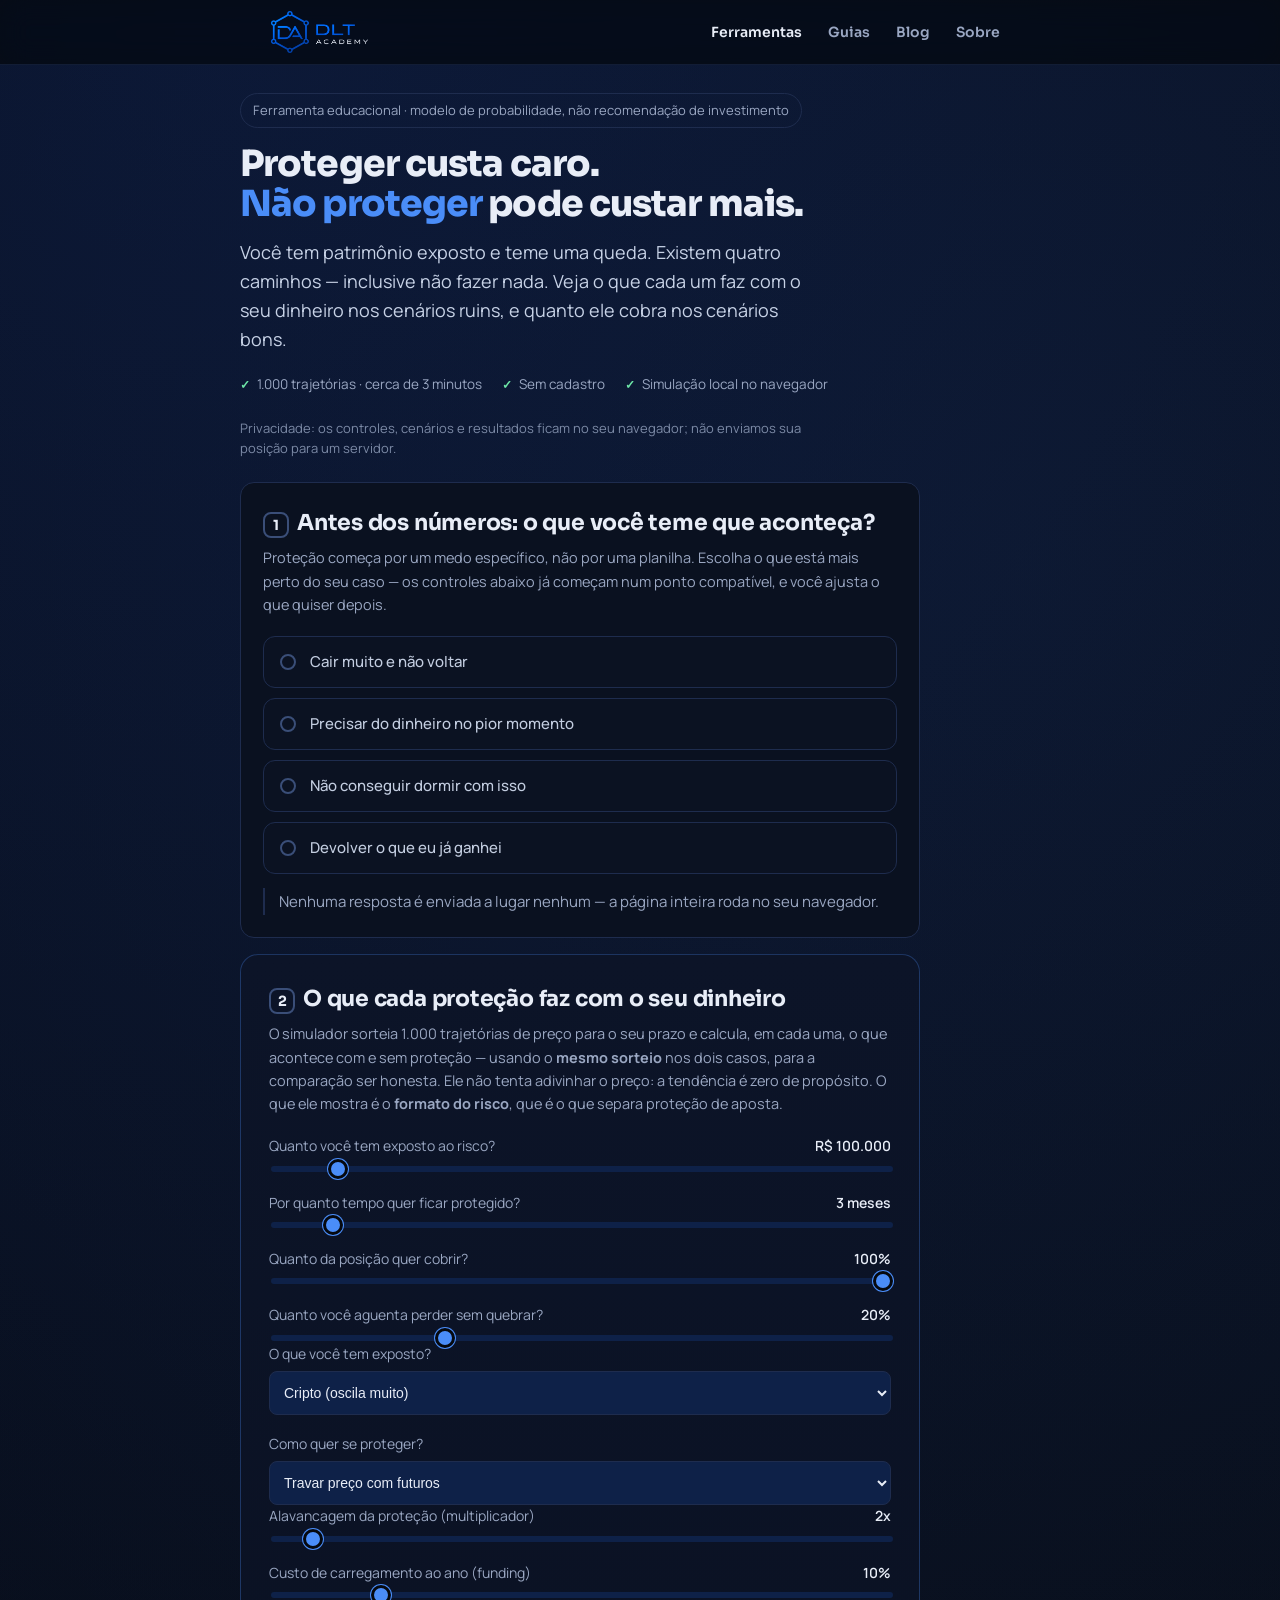
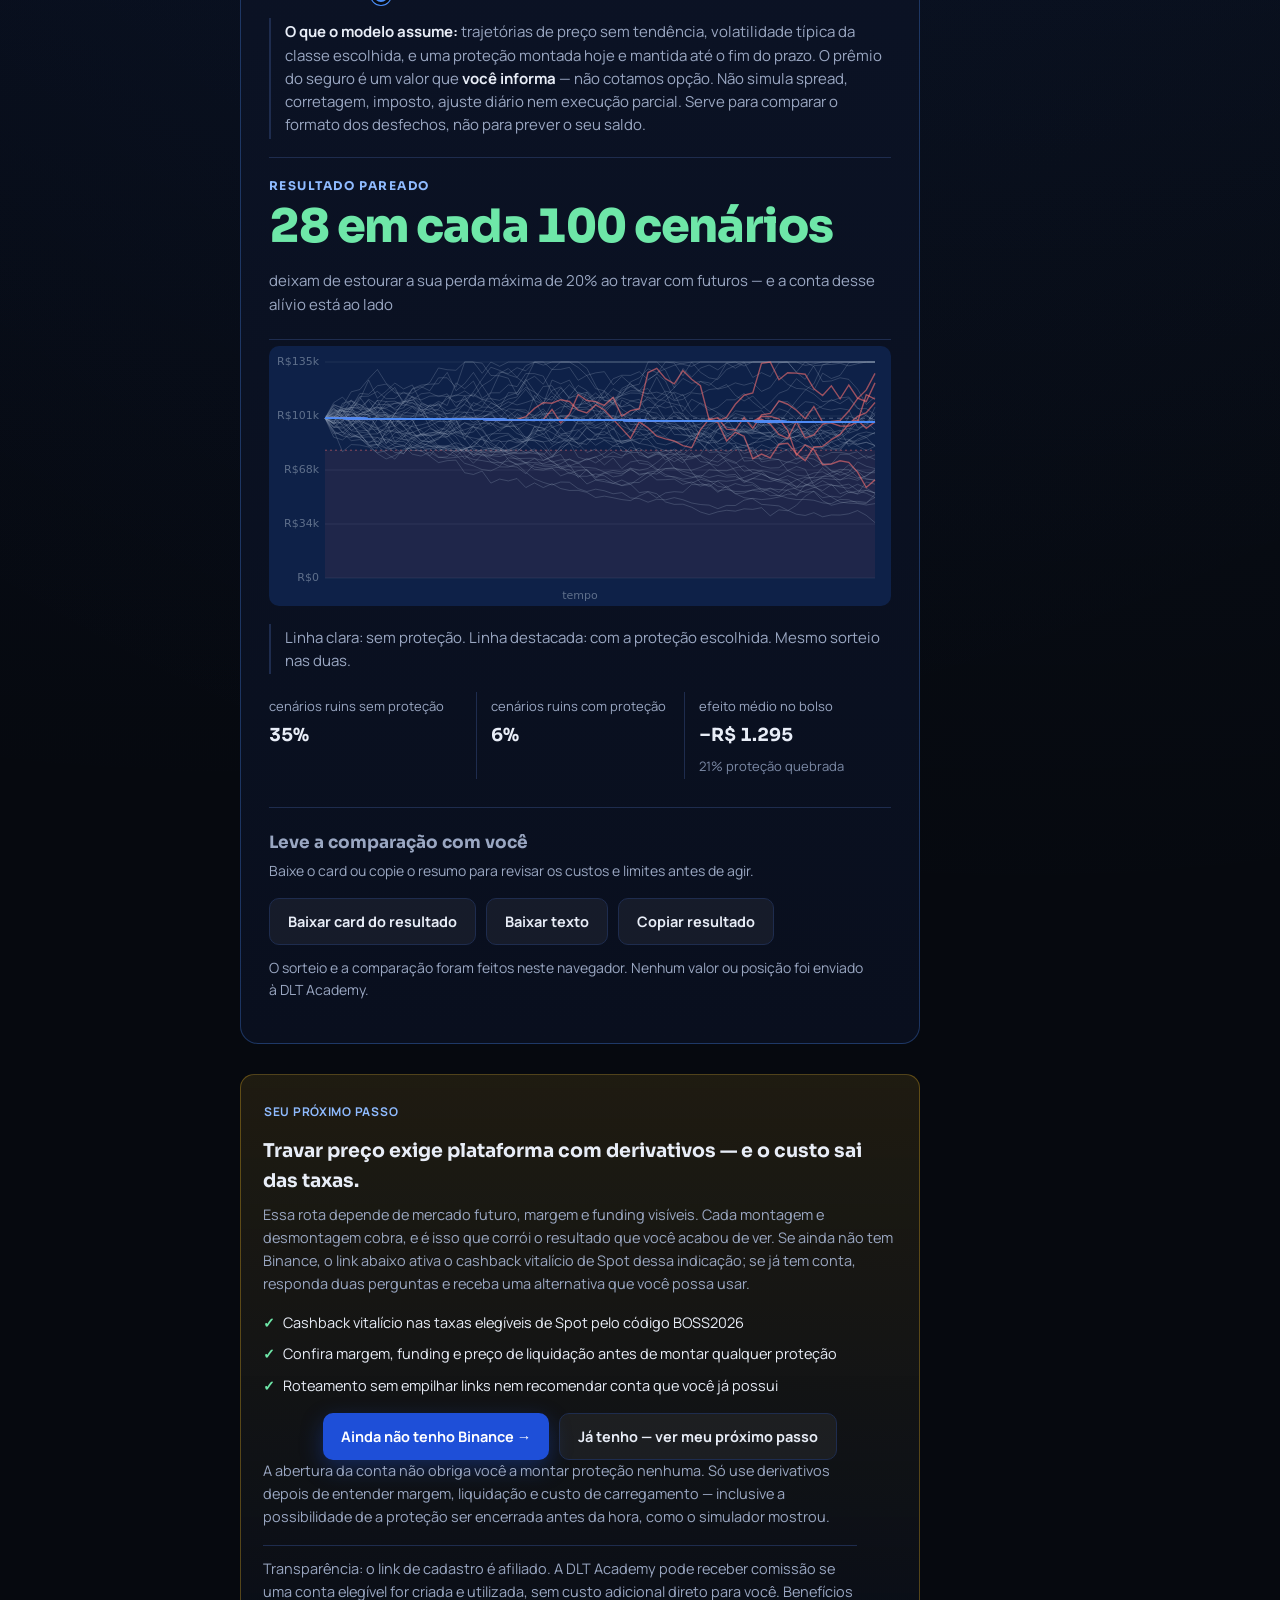
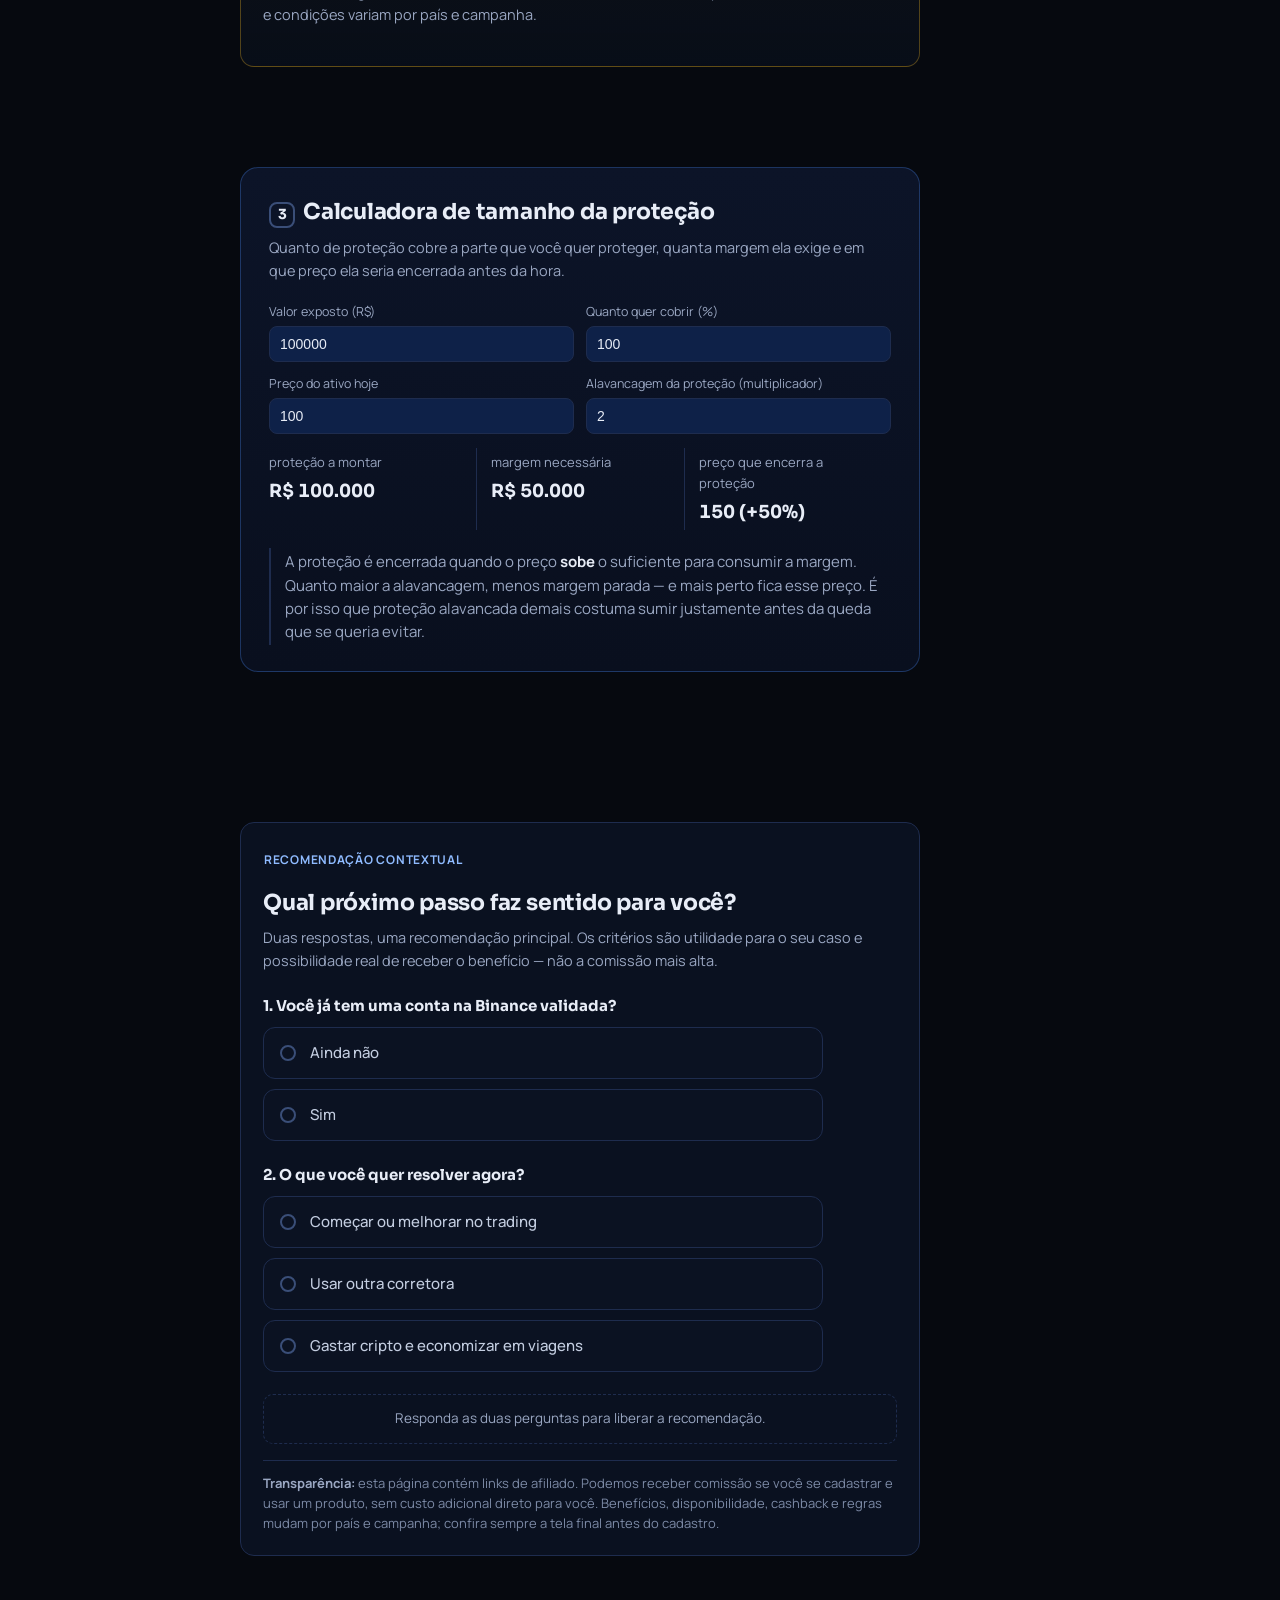
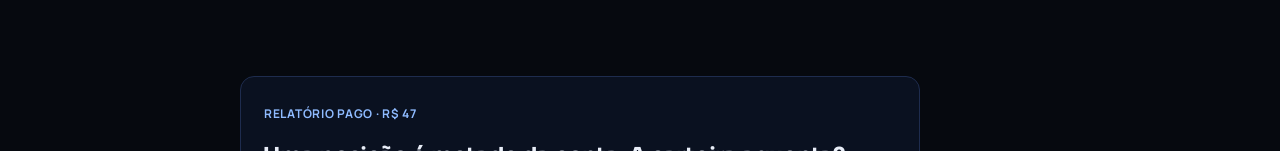
<file: index.html>
<!DOCTYPE html>
<html lang="pt-BR">
<head>
<meta charset="UTF-8">
<meta name="viewport" content="width=device-width, initial-scale=1.0">
<title>Sobrevive ou Quebra? Risco e Proteção de Posição — DLT</title>
<meta name="description" content="Compare não fazer nada, reduzir exposição, hedge com futuros e seguro nos mesmos 1.000 cenários de queda. Grátis e privado no navegador.">
<meta name="robots" content="index, follow">
<meta name="referrer" content="no-referrer">
<meta http-equiv="Content-Security-Policy" content="default-src 'self'; script-src 'self'; style-src 'self'; font-src 'self'; img-src 'self' data: blob:; connect-src 'self'; object-src 'none'; frame-src 'none'; worker-src 'none'; base-uri 'none'; form-action 'self'; upgrade-insecure-requests">
<link rel="canonical" href="https://sobrevive-ou-quebra.dlt.academy/">

<!-- Open Graph -->
<meta property="og:type" content="website">
<meta property="og:site_name" content="DLT Academy">
<meta property="og:title" content="Sobrevive ou Quebra? Risco e Proteção de Posição — DLT">
<meta property="og:description" content="Proteger custa caro; não proteger pode custar mais. Veja o que cada rota faz com o seu dinheiro nos cenários ruins — e quanto ela cobra nos bons.">
<meta property="og:url" content="https://sobrevive-ou-quebra.dlt.academy/">
<meta property="og:image" content="https://sobrevive-ou-quebra.dlt.academy/og-image.png">
<meta property="og:image:type" content="image/png">
<meta property="og:image:width" content="1200">
<meta property="og:image:height" content="630">
<meta property="og:image:alt" content="Sobrevive ou Quebra? — o que cada proteção faz com o seu dinheiro">
<meta property="og:locale" content="pt_BR">

<!-- Twitter/X -->
<meta name="twitter:card" content="summary_large_image">
<meta name="twitter:title" content="Vale a pena proteger sua posição? | Sobrevive ou Quebra?">
<meta name="twitter:description" content="Proteger custa caro; não proteger pode custar mais. Compare as quatro rotas nos mesmos 1.000 cenários.">
<meta name="twitter:image" content="https://sobrevive-ou-quebra.dlt.academy/og-image.png">
<meta name="twitter:image:alt" content="Sobrevive ou Quebra? — o que cada proteção faz com o seu dinheiro">

<meta name="theme-color" content="#06090F">
<link rel="icon" type="image/png" href="assets/dlt-mark.png">
<link rel="stylesheet" href="styles.css?v=2026-11-23b">
<link rel="stylesheet" href="dlt-patterns.css?v=2026-11-23b">


<!-- Dados estruturados (JSON-LD é bloco de dados, não executa — ok com o CSP) -->
<script type="application/ld+json">
{
  "@context": "https://schema.org",
  "@type": "WebApplication",
  "name": "Sobrevive ou Quebra?",
  "description": "Simulador gratuito de proteção de patrimônio: compare não fazer nada, reduzir posição, travar com futuros e comprar seguro nos mesmos cenários de preço, direto no navegador.",
  "url": "https://sobrevive-ou-quebra.dlt.academy/",
  "applicationCategory": "FinanceApplication",
  "operatingSystem": "Web",
  "inLanguage": "pt-BR",
  "isAccessibleForFree": true,
  "image": "https://sobrevive-ou-quebra.dlt.academy/og-image.png",
  "featureList": [
    "Comparação de quatro rotas de proteção nos mesmos cenários",
    "Simulação Monte Carlo de trajetórias de preço",
    "Calculadora de tamanho e margem da proteção"
  ],
  "offers": { "@type": "Offer", "price": 0, "priceCurrency": "BRL" },
  "publisher": { "@type": "Organization", "name": "DLT Academy", "url": "https://dlt.academy/" }
}
</script>
</head>
<body>

<header class="top">
  <div class="wrap">
    <a class="brand" href="https://dlt.academy/"><img src="assets/dlt-logo-light.png" alt="DLT Academy"></a><nav class="header-nav" aria-label="Navegação principal"><a href="https://dlt.academy/ferramentas/" aria-current="true" rel="noopener noreferrer" referrerpolicy="no-referrer">Ferramentas</a><a href="https://dlt.academy/guias/" rel="noopener noreferrer" referrerpolicy="no-referrer">Guias</a><a href="https://dlt.academy/blog/" rel="noopener noreferrer" referrerpolicy="no-referrer">Blog</a><a href="https://dlt.academy/sobre/" rel="noopener noreferrer" referrerpolicy="no-referrer">Sobre</a></nav>
  </div>
</header>

<main id="top">
  <div class="wrap tool-shell">

    <!-- ============ HERO / PORTA 1 — SIMULADOR ============ -->
    <section class="hero tool-head">
      <span class="disclaimer-badge">Ferramenta educacional · modelo de probabilidade, não recomendação de investimento</span>
      <h1 id="headline">Proteger custa caro.<br><span class="highlight">Não proteger</span> pode custar mais.</h1>
      <p class="subtitle tool-promise" id="subheadline">Você tem patrimônio exposto e teme uma queda. Existem quatro caminhos — inclusive não fazer nada. Veja o que cada um faz com o seu dinheiro nos cenários ruins, e quanto ele cobra nos cenários bons.</p>
      <ul class="tool-facts" aria-label="Como funciona"><li>1.000 trajetórias · cerca de 3 minutos</li><li>Sem cadastro</li><li>Simulação local no navegador</li></ul>
      <p class="privacy-line">Privacidade: os controles, cenários e resultados ficam no seu navegador; não enviamos sua posição para um servidor.</p>

      <div class="card">
        <h2><span class="num">1</span>Antes dos números: o que você teme que aconteça?</h2>
        <p class="section-desc">Proteção começa por um medo específico, não por uma planilha. Escolha o que está mais perto do seu caso — os controles abaixo já começam num ponto compatível, e você ajusta o que quiser depois.</p>
        <div class="choice-list" id="medo-opcoes" role="group" aria-label="O que você teme que aconteça">
          <button type="button" class="choice-row" data-medo="cair" aria-pressed="false"><span class="choice-dot"></span><span>Cair muito e não voltar</span></button>
          <button type="button" class="choice-row" data-medo="precisar" aria-pressed="false"><span class="choice-dot"></span><span>Precisar do dinheiro no pior momento</span></button>
          <button type="button" class="choice-row" data-medo="dormir" aria-pressed="false"><span class="choice-dot"></span><span>Não conseguir dormir com isso</span></button>
          <button type="button" class="choice-row" data-medo="devolver" aria-pressed="false"><span class="choice-dot"></span><span>Devolver o que eu já ganhei</span></button>
        </div>
        <p class="model-note" id="medo-eco">Nenhuma resposta é enviada a lugar nenhum — a página inteira roda no seu navegador.</p>
      </div>

      <div class="card calc">
        <h2><span class="num">2</span>O que cada proteção faz com o seu dinheiro</h2>
        <p class="section-desc">O simulador sorteia 1.000 trajetórias de preço para o seu prazo e calcula, em cada uma, o que acontece com e sem proteção — usando o <strong>mesmo sorteio</strong> nos dois casos, para a comparação ser honesta. Ele não tenta adivinhar o preço: a tendência é zero de propósito. O que ele mostra é o <strong>formato do risco</strong>, que é o que separa proteção de aposta.</p>

        <div class="control-grid">
          <div class="control">
            <div class="control-label"><span>Quanto você tem exposto ao risco?</span><strong id="val-exposicao">R$ 100.000</strong></div>
            <input type="range" id="exposicao" min="5000" max="1000000" step="5000" value="100000">
          </div>
          <div class="control">
            <div class="control-label"><span>Por quanto tempo quer ficar protegido?</span><strong id="val-meses">3 meses</strong></div>
            <input type="range" id="meses" min="1" max="24" step="1" value="3">
          </div>
          <div class="control">
            <div class="control-label"><span>Quanto da posição quer cobrir?</span><strong id="val-cobertura">100%</strong></div>
            <input type="range" id="cobertura" min="0" max="100" step="5" value="100">
          </div>
          <div class="control">
            <div class="control-label"><span>Quanto você aguenta perder sem quebrar?</span><strong id="val-tolerancia">20%</strong></div>
            <input type="range" id="tolerancia" min="5" max="60" step="5" value="20">
          </div>
        </div>

        <div class="control-grid">
          <div class="control">
            <label class="control-label" for="ativo"><span>O que você tem exposto?</span></label>
            <select id="ativo">
              <option value="cripto" selected>Cripto (oscila muito)</option>
              <option value="acoes">Ações (oscila médio)</option>
              <option value="cambio">Moeda estrangeira (oscila pouco)</option>
            </select>
          </div>
          <div class="control">
            <label class="control-label" for="rota"><span>Como quer se proteger?</span></label>
            <select id="rota">
              <option value="nada">Não fazer nada</option>
              <option value="reduzir">Reduzir a posição agora</option>
              <option value="futuros" selected>Travar preço com futuros</option>
              <option value="seguro">Comprar seguro (opção de venda)</option>
            </select>
          </div>
        </div>

        <div class="control-grid" id="controles-futuros">
          <div class="control">
            <div class="control-label"><span>Alavancagem da proteção (multiplicador)</span><strong id="val-alav">2x</strong></div>
            <input type="range" id="alavancagem" min="1" max="20" step="0.5" value="2">
          </div>
          <div class="control">
            <div class="control-label"><span>Custo de carregamento ao ano (funding)</span><strong id="val-funding">10%</strong></div>
            <input type="range" id="funding" min="0" max="60" step="1" value="10">
          </div>
        </div>

        <div class="control-grid" id="controles-seguro" hidden>
          <div class="control">
            <div class="control-label"><span>Preço do seguro (prêmio, % do valor coberto)</span><strong id="val-premio">15%</strong></div>
            <input type="range" id="premio" min="0.5" max="40" step="0.5" value="15">
            <p class="model-note" id="nota-premio"></p>
          </div>
        </div>

        <p class="model-note"><strong>O que o modelo assume:</strong> trajetórias de preço sem tendência, volatilidade típica da classe escolhida, e uma proteção montada hoje e mantida até o fim do prazo. O prêmio do seguro é um valor que <strong>você informa</strong> — não cotamos opção. Não simula spread, corretagem, imposto, ajuste diário nem execução parcial. Serve para comparar o formato dos desfechos, não para prever o seu saldo.</p>

        <div class="result-hero result-banner" id="result-banner">
          <div class="result-top">
            <div>
              <div class="result-kicker">Resultado pareado</div>
              <div class="result-big big-stat tnum" id="result-big">—</div>
            </div>
            <div class="result-read stat-label" id="result-label">ajuste os controles para simular</div>
          </div>
        </div>

        <canvas id="equity-canvas" class="chart-canvas"></canvas>
        <p class="model-note" id="chart-legend">Linha clara: sem proteção. Linha destacada: com a proteção escolhida. Mesmo sorteio nas duas.</p>

        <div class="stat-row result-stats three-stat-grid">
          <div class="stat-box"><div class="label">cenários ruins sem proteção</div><div class="val tnum" id="stat-ruins-sem">—</div></div>
          <div class="stat-box"><div class="label">cenários ruins com proteção</div><div class="val tnum" id="stat-ruins-com">—</div></div>
          <div class="stat-box" id="box-liquidacao"><div class="label">efeito médio no bolso</div><div class="val tnum" id="stat-custo">—</div><span class="stat-support"><span id="stat-liquidacao">—</span> proteção quebrada</span></div>
        </div>

        <div class="result-actions">
          <p class="result-actions-title">Leve a comparação com você</p>
          <p>Baixe o card ou copie o resumo para revisar os custos e limites antes de agir.</p>
          <div class="result-actions-row">
            <button class="btn btn-secondary" id="btn-download-sim-card">Baixar card do resultado</button>
            <button class="btn btn-secondary" id="btn-download-sim-text" type="button">Baixar texto</button>
            <button class="btn btn-secondary" type="button" data-copy-result="#result-banner">Copiar resultado</button>
          </div>
          <p class="privacy-line">O sorteio e a comparação foram feitos neste navegador. Nenhum valor ou posição foi enviado à DLT Academy.</p>
        </div>
      </div>

      <div class="card convert-block cta-verdict" id="convert-sim" data-tone="warn">
        <span class="tag s2" id="convert-tag">Seu próximo passo</span>
        <div class="convert-headline" id="convert-headline">Proteção também tem custo de execução — e ele sai das taxas.</div>
        <div class="convert-sub" id="convert-sub">Montar e desmontar proteção passa por uma corretora, e cada operação cobra.</div>
        <ul class="offer-list" id="convert-list"></ul>
        <div class="btn-row" id="convert-botoes">
          <a class="btn btn-primary" id="cta-ref-sim" href="https://www.binance.com/register?ref=BOSS2026" target="_blank" rel="sponsored nofollow noopener noreferrer" referrerpolicy="no-referrer">Ainda não tenho Binance →</a>
          <a class="btn btn-secondary js-open-router" href="#proximo-passo">Já tenho — ver meu próximo passo</a>
        </div>
        <p class="fine-print" id="convert-fine">A abertura da conta não obriga você a montar proteção nenhuma. Verifique o benefício exibido no cadastro e só use derivativos depois de entender margem, liquidação e custo de carregamento — inclusive a possibilidade de a proteção ser encerrada antes da hora.</p>
        <p class="affiliate-disclosure" id="convert-disclosure">Transparência: o link de cadastro é afiliado. A DLT Academy pode receber comissão se uma conta elegível for criada e utilizada, sem custo adicional direto para você. Benefícios e condições variam por país e campanha.</p>
      </div>
    </section>


    <!-- ============ CALCULADORA DE POSIÇÃO ============ -->
    <section id="calc">
      <div class="card calc">
        <h2><span class="num">3</span>Calculadora de tamanho da proteção</h2>
        <p class="section-desc">Quanto de proteção cobre a parte que você quer proteger, quanta margem ela exige e em que preço ela seria encerrada antes da hora.</p>
        <div class="calc-grid">
          <div class="calc-field"><label>Valor exposto (R$)</label><input type="number" id="calc-exposicao" value="100000" step="1000"></div>
          <div class="calc-field"><label>Quanto quer cobrir (%)</label><input type="number" id="calc-cobertura" value="100" step="5"></div>
          <div class="calc-field"><label>Preço do ativo hoje</label><input type="number" id="calc-preco" value="100" step="0.01"></div>
          <div class="calc-field"><label>Alavancagem da proteção (multiplicador)</label><input type="number" id="calc-alav" value="2" step="0.5"></div>
        </div>
        <div class="stat-row three-stat-grid">
          <div class="stat-box"><div class="label">proteção a montar</div><div class="val tnum" id="calc-nocional">—</div></div>
          <div class="stat-box"><div class="label">margem necessária</div><div class="val tnum" id="calc-margem">—</div></div>
          <div class="stat-box"><div class="label">preço que encerra a proteção</div><div class="val tnum" id="calc-liquidacao">—</div></div>
        </div>
        <p class="model-note">A proteção é encerrada quando o preço <strong>sobe</strong> o suficiente para consumir a margem. Quanto maior a alavancagem, menos margem parada — e mais perto fica esse preço. É por isso que proteção alavancada demais costuma sumir justamente antes da queda que se queria evitar.</p>
      </div>
    </section>

    <!-- ============ ROTEADOR DE PRÓXIMO PASSO ============ -->
    <section id="proximo-passo" class="next-step" aria-labelledby="router-title">
      <div class="card router-card">
        <span class="tag">Recomendação contextual</span>
        <h2 id="router-title">Qual próximo passo faz sentido para você?</h2>
        <p class="section-desc">Duas respostas, uma recomendação principal. Os critérios são utilidade para o seu caso e possibilidade real de receber o benefício — não a comissão mais alta.</p>

        <div class="router-question" data-question="binance">
          <div class="router-label">1. Você já tem uma conta na Binance validada?</div>
          <div class="choice-list" role="group" aria-label="Conta Binance">
            <button type="button" class="choice-row" data-router-field="hasBinance" data-value="no"><span class="choice-dot"></span><span>Ainda não</span></button>
            <button type="button" class="choice-row" data-router-field="hasBinance" data-value="yes"><span class="choice-dot"></span><span>Sim</span></button>
          </div>
        </div>

        <div class="router-question" data-question="goal">
          <div class="router-label">2. O que você quer resolver agora?</div>
          <div class="choice-list" role="group" aria-label="Objetivo principal">
            <button type="button" class="choice-row" data-router-field="goal" data-value="trade"><span class="choice-dot"></span><span>Começar ou melhorar no trading</span></button>
            <button type="button" class="choice-row" data-router-field="goal" data-value="alternative"><span class="choice-dot"></span><span>Usar outra corretora</span></button>
            <button type="button" class="choice-row" data-router-field="goal" data-value="spend"><span class="choice-dot"></span><span>Gastar cripto e economizar em viagens</span></button>
          </div>
        </div>

        <div id="router-pending" class="router-pending" aria-live="polite">Responda as duas perguntas para liberar a recomendação.</div>

        <div id="router-result" class="router-result" hidden aria-live="polite">
          <div class="router-kicker">Recomendação principal</div>
          <h3 id="router-offer-name">—</h3>
          <p id="router-offer-reason">—</p>
          <ul class="offer-list" id="router-offer-points"></ul>
          <div class="btn-row router-actions">
            <a class="btn btn-primary" id="router-offer-cta" href="https://www.binance.com/register?ref=BOSS2026" target="_blank" rel="sponsored nofollow noopener noreferrer" referrerpolicy="no-referrer">Ver oferta →</a>
            <a class="btn btn-secondary" id="cta-comunidade" href="https://t.me/dltacademy" target="_blank" rel="noopener noreferrer" referrerpolicy="no-referrer" hidden>Entrar grátis no grupo →</a>
            <button class="btn-secondary" type="button" id="router-reset">Refazer respostas</button>
          </div>
          <p class="fine-print" id="router-offer-note"></p>

          <details id="router-alternatives">
            <summary>Ver alternativas compatíveis</summary>
            <div id="router-alternative-list" class="alternative-grid"></div>
          </details>
        </div>

      <div class="affiliate-disclosure" id="router-disclosure">
          <strong>Transparência:</strong> esta página contém links de afiliado. Podemos receber comissão se você se cadastrar e usar um produto, sem custo adicional direto para você. Benefícios, disponibilidade, cashback e regras mudam por país e campanha; confira sempre a tela final antes do cadastro.
        </div>
      </div>
    </section>

    <section id="carteira-inteira" class="next-step" aria-labelledby="carteira-titulo">
      <div class="card">
        <span class="tag">Relatório pago · R$ 47</span>
        <h2 id="carteira-titulo">Uma posição é metade da conta. A carteira aguenta?</h2>
        <p class="section-desc">Este simulador olha uma posição. O que quebra alguém costuma estar na soma: o mesmo ecossistema em várias moedas, uma plataforma guardando quase tudo, uma alavancagem com a garantia que cai junto. O A Carteira Aguenta? faz o teste de queda da carteira inteira, com as contas em código, e mostra o que fica preso se uma plataforma travar. Ele descreve e simula: não diz o que comprar ou vender.</p>
        <p><a class="btn btn-secondary" href="https://dlt.academy/produtos/carteira-aguenta/">Ver como é o relatório da carteira →</a></p>
        <p class="fine-print">Pagamento único, 7 dias para desistir. Se a carteira hoje compromete contas, dívidas caras ou quem depende de você, o primeiro passo é a reserva e a dívida, e isso não precisa de relatório pago.</p>
      </div>
    </section>

    <section class="share-row" data-share><p>Compartilhe o formato do risco — não seus valores.</p><div class="share-actions"><button type="button" data-share-copy>Copiar link</button><a data-share-telegram target="_blank" rel="noopener noreferrer" referrerpolicy="no-referrer">Telegram</a><a data-share-whatsapp target="_blank" rel="noopener noreferrer" referrerpolicy="no-referrer">WhatsApp</a></div></section>

  </div>
</main>

<footer>
  <div class="wrap">
    <p>DLT Academy — Ferramentas e protocolos independentes de decisão financeira. Links de parceiros declarados com transparência.</p>
    <p><a href="https://dlt.academy/" rel="noopener noreferrer" referrerpolicy="no-referrer">DLT Academy</a> · <a href="https://quanto-em-taxas.dlt.academy/" rel="noopener noreferrer" referrerpolicy="no-referrer">Taxas de trading</a> · <a href="https://dlt.academy/transparencia/" rel="noopener noreferrer" referrerpolicy="no-referrer">Transparência</a> · <a href="https://dlt.academy/privacidade/" rel="noopener noreferrer" referrerpolicy="no-referrer">Privacidade</a> · <a href="https://dlt.academy/comunidade/" rel="noopener noreferrer" referrerpolicy="no-referrer">Comunidade</a></p>
    <p>© 2026 DLT Academy</p>
  </div>
</footer>

<script src="config.js?v=2026-11-18a"></script>
<script src="js/protection.js?v=2026-11-18a"></script>
<script src="js/chart.js?v=2026-11-18a"></script>
<script src="js/share-card.js?v=2026-11-18a"></script>
<script src="js/app.js?v=2026-11-18a"></script>
<script src="js/dlt-interactions.js?v=2026-11-18a"></script>
</body>
</html>
</file>
<file: styles.css>
/* ============================================================
   DESIGN SYSTEM BASE — dltacademy
   Extraído do "Sobrevive ou Quebra?" (primeira ferramenta validada).
   >>> REBRAND DLT ACADEMY: tokens, fontes e brand alinhados à
   identidade oficial (azul #1E4FD8, Sora + Manrope, logo DA).
   Só mudaram VALORES (cores/fontes/brand) — nenhum nome de classe
   ou seletor mudou, então todas as ferramentas existentes continuam
   funcionando; só passam a ficar on-brand ao copiar este arquivo.
   Customizações por ferramenta vão em styles-tool.css.
   ============================================================ */

/* Fontes servidas pelo próprio site (Fontsource variable 5.3.0, OFL 1.1 —
   assets/fonts/LICENSE.txt). Nenhum pedido sai para servidor de fontes de terceiros. */
@font-face {
  font-family: 'Sora';
  font-style: normal;
  font-display: swap;
  font-weight: 100 800;
  src: url('assets/fonts/sora-latin-ext-wght-normal.woff2') format('woff2-variations'), url('assets/fonts/sora-latin-ext-wght-normal.woff2') format('woff2');
  unicode-range: U+0100-02BA,U+02BD-02C5,U+02C7-02CC,U+02CE-02D7,U+02DD-02FF,U+0304,U+0308,U+0329,U+1D00-1DBF,U+1E00-1E9F,U+1EF2-1EFF,U+2020,U+20A0-20AB,U+20AD-20C0,U+2113,U+2C60-2C7F,U+A720-A7FF;
}
@font-face {
  font-family: 'Sora';
  font-style: normal;
  font-display: swap;
  font-weight: 100 800;
  src: url('assets/fonts/sora-latin-wght-normal.woff2') format('woff2-variations'), url('assets/fonts/sora-latin-wght-normal.woff2') format('woff2');
  unicode-range: U+0000-00FF,U+0131,U+0152-0153,U+02BB-02BC,U+02C6,U+02DA,U+02DC,U+0304,U+0308,U+0329,U+2000-206F,U+20AC,U+2122,U+2191,U+2193,U+2212,U+2215,U+FEFF,U+FFFD;
}
@font-face {
  font-family: 'Manrope';
  font-style: normal;
  font-display: swap;
  font-weight: 200 800;
  src: url('assets/fonts/manrope-latin-ext-wght-normal.woff2') format('woff2-variations'), url('assets/fonts/manrope-latin-ext-wght-normal.woff2') format('woff2');
  unicode-range: U+0100-02BA,U+02BD-02C5,U+02C7-02CC,U+02CE-02D7,U+02DD-02FF,U+0304,U+0308,U+0329,U+1D00-1DBF,U+1E00-1E9F,U+1EF2-1EFF,U+2020,U+20A0-20AB,U+20AD-20C0,U+2113,U+2C60-2C7F,U+A720-A7FF;
}
@font-face {
  font-family: 'Manrope';
  font-style: normal;
  font-display: swap;
  font-weight: 200 800;
  src: url('assets/fonts/manrope-latin-wght-normal.woff2') format('woff2-variations'), url('assets/fonts/manrope-latin-wght-normal.woff2') format('woff2');
  unicode-range: U+0000-00FF,U+0131,U+0152-0153,U+02BB-02BC,U+02C6,U+02DA,U+02DC,U+0304,U+0308,U+0329,U+2000-206F,U+20AC,U+2122,U+2191,U+2193,U+2212,U+2215,U+FEFF,U+FFFD;
}

:root {
  --bg: #06090F;            /* Navy Base */
  --bg-elev: #0A1120;        /* Navy Surface */
  --bg-elev-2: #0E2148;      /* Deep Blue */
  --border: #1E2C4E;         /* borda azulada (equiv. a rgba branco ~0.1 sobre navy) */
  --text: #E8EDF7;           /* Light */
  --text-dim: #9AA7C2;       /* Muted */
  --text-faint: #7C8AA6;     /* Faint */
  --accent: #4A8DF8;         /* Sky — destaques, slider, dots, links */
  --accent-2: #1E4FD8;       /* Brand Blue — ação primária (botões) */
  --green: #6EE7A8;          /* Success */
  --red: #f87171;            /* variação negativa */
  --amber: #fbbf24;          /* disclaimer */
  --radius: 14px;
  --max-width: 780px;

  --font-head: 'Sora', -apple-system, BlinkMacSystemFont, sans-serif;
  --font-body: 'Manrope', -apple-system, BlinkMacSystemFont, sans-serif;
}

* { box-sizing: border-box; }

body {
  margin: 0;
  background: var(--bg);
  background-image: radial-gradient(circle at 20% 0%, rgba(30,79,216,0.16), transparent 42%),
                     radial-gradient(circle at 80% 10%, rgba(74,141,248,0.08), transparent 38%);
  color: var(--text);
  font-family: var(--font-body);
  line-height: 1.6;
  -webkit-font-smoothing: antialiased;
}

.wrap {
  max-width: var(--max-width);
  margin: 0 auto;
  padding: 0 20px;
}

/* O atributo `hidden` vale display:none, mas qualquer regra de display
   posterior o derrota — foi o que fez os controles de seguro aparecerem
   numa simulação de futuros. Havia dois remendos pontuais no arquivo
   (.router-result[hidden]); esta regra resolve a
   classe inteira do problema de uma vez. */
[hidden] { display: none !important; }

/* Links de conteudo.
   Sem esta regra o navegador aplica os padroes dele: #0000EE no link
   comum e #551A8B no visitado. Sobre o navy (--bg) isso rende 2,1:1 e
   1,8:1 de contraste — o minimo legivel e 4,5:1, entao o link visitado
   ficava praticamente invisivel e o comum parecia um azul neon fora da
   identidade. O --accent rende 6,1:1 e ja e a cor de destaque da marca.
   Componentes estruturais (.btn-*, cards, header, footer) declaram a
   propria cor e continuam intactos. */
a {
  color: var(--accent);
  text-underline-offset: 3px;
  text-decoration-thickness: 1px;
}
a:visited { color: var(--accent); }
a:hover { color: #8FB8FF; }

/* ---------- Cabeçalho (todas as páginas e ferramentas) ----------
   Mesmo cabeçalho em todo lugar: logo + Ferramentas · Guias · Blog · Sobre.
   Alvo de toque de 44 px; o link da página atual leva aria-current="page" e o da seção atual, aria-current="true". */
header.top {
  position: sticky;
  top: 0;
  z-index: 50;
  background: rgba(6, 9, 15, .78);
  -webkit-backdrop-filter: blur(14px) saturate(160%);
  backdrop-filter: blur(14px) saturate(160%);
  border-bottom: 1px solid rgba(30, 44, 78, .55);
}
header.top > .wrap { display: flex; flex-wrap: wrap; align-items: center; justify-content: space-between; column-gap: 16px; min-height: 64px; }
/* Com letra aumentada no aparelho, o menu desce para a linha de baixo em vez de vazar da tela. */
header.top .brand { min-height: 44px; }
/* O logo completo tem o nome embutido: abaixo de ~40 px o "DLT ACADEMY" fica ilegível. */
header.top .brand img { height: 44px; width: auto; }
.header-nav { display: flex; align-items: center; gap: 6px; }
.header-nav a {
  display: inline-flex;
  align-items: center;
  min-height: 44px;
  padding: 0 10px;
  border-radius: 10px;
  font-family: var(--font-head);
  font-weight: 600;
  font-size: .875rem;
  color: var(--text-dim);
  text-decoration: none;
  transition: color .15s, background-color .15s;
}
.header-nav a:visited { color: var(--text-dim); }
.header-nav a:hover, .header-nav a[aria-current] { color: var(--text); }
.header-nav a:active { background: rgba(255, 255, 255, .06); }
.header-nav a:focus-visible { outline: 2px solid var(--accent); outline-offset: -2px; }
/* âncoras não somem embaixo do cabeçalho fixo */
html { scroll-padding-top: 84px; }
@media (max-width: 560px) {
  header.top > .wrap { column-gap: 8px; padding-left: 16px; padding-right: 16px; }
  header.top .brand img { height: 34px; }
  .header-nav { gap: 0; }
  .header-nav a { padding: 0 6px; }
}
@media (max-width: 370px) {
  .header-nav a { padding: 0 5px; font-size: .8125rem; }
}
@media (max-width: 345px) {
  header.top .brand img { height: 24px; }
  .header-nav a { padding: 0 3px; }
}
/* Quem pede menos transparência ou mais contraste no aparelho recebe uma barra sólida. */
@media (prefers-reduced-transparency: reduce) {
  header.top { background: var(--bg); -webkit-backdrop-filter: none; backdrop-filter: none; }
}
@media (prefers-contrast: more) {
  header.top { background: var(--bg); -webkit-backdrop-filter: none; backdrop-filter: none; border-bottom-color: var(--text-faint); }
  .header-nav a { color: var(--text); }
  .header-nav a[aria-current] { text-decoration: underline; text-underline-offset: 6px; }
}
/* As barras fixas de compra no celular seguem a mesma regra (body + classe vence a ordem dos arquivos). */
@media (prefers-reduced-transparency: reduce) {
  body .mobile-bar, body .sp-barra-fixa { background: var(--bg); -webkit-backdrop-filter: none; backdrop-filter: none; }
}
/* Mais contraste: textos secundários e bordas ficam mais claros em todo o kit. */
@media (prefers-contrast: more) {
  :root { --text-dim: #C3CDE0; --text-faint: #A9B5CC; --border: #3A4E78; }
  body .mobile-bar, body .sp-barra-fixa { background: var(--bg); -webkit-backdrop-filter: none; backdrop-filter: none; }
}
.brand {
  display: flex;
  align-items: center;
  gap: 10px;
  font-family: var(--font-head);
  font-weight: 700;
  letter-spacing: -0.01em;
  color: var(--text);
  text-decoration: none;
  font-size: 0.9375rem;
}
/* .brand img — logomarca completa (ícone + "DLT ACADEMY" já embutido na imagem).
   NÃO colocar <span> de texto do lado — a imagem já é o lockup completo. */
.brand img { height: 32px; display: block; }

section { padding: 40px 0; }
section.hero { padding-top: 28px; padding-bottom: 20px; }

h1 {
  font-family: var(--font-head);
  font-size: clamp(1.75rem, 5vw, 2.625rem);
  line-height: 1.12;
  letter-spacing: -0.02em;
  font-weight: 800;
  margin: 14px 0 10px;
}
h1 .highlight { color: var(--accent); }

.subtitle {
  color: var(--text-dim);
  font-size: 1.0625rem;
  max-width: 60ch;
  margin: 0 0 24px;
}

.disclaimer-badge {
  display: inline-flex;
  align-items: center;
  gap: 6px;
  background: transparent;
  border: 1px solid var(--border);
  color: var(--text-dim);
  font-size: 0.8125rem;
  padding: 6px 12px;
  border-radius: 999px;
  margin-bottom: 18px;
}

.card {
  background: var(--bg-elev);
  border: 1px solid var(--border);
  border-radius: var(--radius);
  padding: 22px;
}
.card + .card { margin-top: 16px; }

h2 {
  font-family: var(--font-head);
  font-size: 1.375rem;
  font-weight: 700;
  letter-spacing: -0.01em;
  margin: 0 0 6px;
}
h2 .num {
  display: inline-flex;
  align-items: center;
  justify-content: center;
  width: 26px;
  height: 26px;
  border-radius: 8px;
  background: transparent;
  border: 2px solid #3A4E78;
  color: var(--text);
  font-size: 0.875rem;
  margin-right: 8px;
}
.section-desc { color: var(--text-dim); font-size: 0.9062rem; margin: 0 0 20px; }
/* Nota do modelo: texto com filete neutro, sem caixa (o cartão é a única superfície). */
.model-note {
  border-left: 2px solid var(--border);
  color: var(--text-dim);
  font-size: 0.9375rem;
  line-height: 1.55;
  margin: 18px 0 0;
  padding: 2px 0 2px 14px;
}
.model-note strong { color: var(--text); }

/* Sliders */
.control-grid { display: grid; gap: 18px; }
.control { display: grid; gap: 6px; }
/* gap + wrap porque os rótulos em linguagem simples ("Quanto você aguenta
   perder sem quebrar") são bem mais longos que os rótulos técnicos que
   existiam antes, e no celular encostavam no valor. */
.control-label { display: flex; justify-content: space-between; gap: 12px; flex-wrap: wrap; font-size: 0.875rem; color: var(--text-dim); }
.control-label strong { color: var(--text); font-weight: 600; }
input[type="range"] {
  -webkit-appearance: none;
  width: 100%;
  height: 6px;
  border-radius: 999px;
  background: var(--bg-elev-2);
  outline: none;
}
input[type="range"]::-webkit-slider-thumb {
  -webkit-appearance: none;
  width: 20px;
  height: 20px;
  border-radius: 50%;
  background: var(--accent);
  cursor: pointer;
  border: 3px solid var(--bg);
  box-shadow: 0 0 0 1px var(--accent);
}
input[type="range"]::-moz-range-thumb {
  width: 20px;
  height: 20px;
  border-radius: 50%;
  background: var(--accent);
  cursor: pointer;
  border: 3px solid var(--bg);
}

/* Banner de resultado, sem caixa própria: o cartão é a única superfície.
   O estado vem como grau da escala de 4 (bloco 34 do dlt-patterns.css):
   data-grade="1" (verde, melhorou) ou "4" (vermelho). A cor vai no número. */
.result-banner {
  display: flex;
  align-items: center;
  gap: 16px;
  padding: 16px 0;
  margin: 18px 0 6px;
  border-top: 1px solid var(--border);
  border-bottom: 1px solid var(--border);
}
.result-banner .big-stat { font-family: var(--font-head); font-size: 2.125rem; font-weight: 800; line-height: 1; font-variant-numeric: tabular-nums; }
.result-banner[data-grade] .big-stat { color: var(--grade-fg); }
.result-banner .stat-label { color: var(--text-dim); font-size: 0.9375rem; margin-top: 4px; }

canvas.chart-canvas {
  width: 100%;
  height: 260px;
  display: block;
  border-radius: 10px;
  background: var(--bg-elev-2);
}

/* Estatísticas em colunas, sem caixa: rótulo em cima, número embaixo, separador fino. */
.stat-row { display: grid; grid-template-columns: repeat(3, 1fr); margin-top: 14px; }
.stat-box { display: flex; flex-direction: column; gap: 4px; padding: 4px 14px; border-left: 1px solid var(--border); min-width: 0; }
.stat-box:first-child { border-left: 0; padding-left: 0; }
.stat-box .label { font-size: 0.8125rem; color: var(--text-dim); }
.stat-box .val { font-family: var(--font-head); font-size: 1.125rem; font-weight: 700; font-variant-numeric: tabular-nums; overflow-wrap: anywhere; }

/* Upload de arquivo */
.upload-zone {
  border: 2px dashed var(--border);
  border-radius: 12px;
  padding: 32px 20px;
  text-align: center;
  cursor: pointer;
  transition: border-color .15s;
}
.upload-zone:hover, .upload-zone.dragover { border-color: var(--accent); }
.upload-zone input[type="file"] { display: none; }
.upload-icon { font-size: 2rem; margin-bottom: 8px; }

.btn-row { display: flex; gap: 10px; flex-wrap: wrap; margin-top: 14px; justify-content: center; }

button, .btn {
  font: inherit;
  font-family: var(--font-body);
  border: none;
  border-radius: 10px;
  padding: 11px 18px;
  cursor: pointer;
  font-weight: 700;
  font-size: 0.9062rem;
  transition: transform .1s, opacity .15s;
  text-decoration: none;
  display: inline-flex;
  align-items: center;
  gap: 6px;
}
button:active { transform: scale(0.97); }
.btn-primary { background: var(--accent-2); color: white; box-shadow: 0 8px 22px rgba(30,79,216,0.35); }
.btn-primary:hover { background: #2a5ce6; }
.btn-secondary { background: rgba(255,255,255,0.05); color: var(--text); border: 1px solid var(--border); }
.btn-secondary:hover { border-color: var(--accent); }
.btn-block { width: 100%; justify-content: center; }

/* Mapeamento manual de colunas (fallback de CSV) */
#mapping-panel { display: none; margin-top: 18px; }
.mapping-row { display: grid; grid-template-columns: 1fr 1fr; gap: 10px; align-items: center; margin-bottom: 10px; }
.mapping-row label { font-size: 0.8438rem; color: var(--text-dim); }
select {
  width: 100%;
  background: var(--bg-elev-2);
  color: var(--text);
  border: 1px solid var(--border);
  border-radius: 8px;
  padding: 9px 10px;
  font-size: 0.875rem;
  min-height: 44px;
}

/* Lista de achados/diagnóstico */
.finding {
  border-left: 3px solid var(--amber);
  background: var(--bg-elev-2);
  padding: 14px 16px;
  border-radius: 0 10px 10px 0;
  margin-bottom: 10px;
}
.finding.sev-3 { border-color: var(--red); }
.finding.sev-1 { border-color: var(--text-faint); }
.finding-title { font-weight: 700; margin-bottom: 4px; font-size: 0.9375rem; }
.finding-text { color: var(--text-dim); font-size: 0.875rem; }

/* Bloco de conversão (CTA principal, aparece condicionalmente) */
.convert-block {
  display: none;
  background: #0E1A33;
  border: 1px solid #2A4A8F;
}
.convert-block.visible { display: block; }
.convert-headline { font-family: var(--font-head); font-size: 1.1875rem; font-weight: 700; margin-bottom: 6px; }
.convert-sub { color: var(--text-dim); font-size: 0.9062rem; margin-bottom: 16px; }
.savings-highlight { font-family: var(--font-head); font-size: 1.625rem; font-weight: 800; color: var(--green); margin: 4px 0 14px; }

.offer-list { list-style: none; padding: 0; margin: 0 0 16px; display: grid; gap: 8px; }
.offer-list li { display: flex; gap: 8px; font-size: 0.9062rem; color: var(--text); }
.offer-list li::before { content: "✓"; color: var(--green); font-weight: 700; }

.fine-print { font-size: 0.75rem; color: var(--text-faint); margin-top: 20px; line-height: 1.6; }

footer { text-align: center; padding: 30px 0 50px; color: var(--text-faint); font-size: 0.8125rem; }
footer a { color: var(--text-dim); }

/* Campos numéricos genéricos (calculadoras) */
.calc-grid { display: grid; grid-template-columns: 1fr 1fr; gap: 12px; margin-bottom: 14px; }
.calc-field label { display: block; font-size: 0.7812rem; color: var(--text-dim); margin-bottom: 4px; }
.calc-field input[type="number"], .calc-field input[type="text"], .calc-field input[type="date"] {
  width: 100%;
  background: var(--bg-elev-2);
  color: var(--text);
  border: 1px solid var(--border);
  border-radius: 8px;
  padding: 9px 10px;
  font-size: 0.875rem;
}

.tag {
  display: inline-block;
  font-size: 0.75rem;
  font-weight: 700;
  letter-spacing: 0.06em;
  text-transform: uppercase;
  padding: 4px 10px;
  border-radius: 999px;
  background: var(--bg-elev-2);
  border: 1px solid var(--border);
  color: var(--text-dim);
  margin-bottom: 10px;
}
/* Sobretítulo (#8FBBFF), sem caixa: verde e azul cheios são cores de resultado e de ação. */
.tag, .tag.s1, .tag.s2 { color: var(--sky-light, #8FBBFF); border-color: transparent; background: transparent; padding-left: 0; padding-right: 0; }

/* Roteador de oferta — recomenda uma opção principal conforme o contexto */
.router-card {
  background: var(--bg-elev);
}
.router-question { margin-top: 22px; }
.router-label {
  font-family: var(--font-head);
  font-size: 0.9375rem;
  font-weight: 700;
  margin-bottom: 9px;
}
.router-pending {
  margin-top: 22px;
  padding: 13px 15px;
  border: 1px dashed var(--border);
  border-radius: 10px;
  color: var(--text-dim);
  font-size: 0.8438rem;
  text-align: center;
}
/* Recomendação sem caixa própria: o cartão do roteador é a única superfície. */
.router-result {
  margin-top: 24px;
  padding: 20px 0 0;
  border-top: 1px solid var(--border);
}
.router-result[hidden], .router-pending[hidden] { display: none; }
.router-kicker {
  color: var(--sky-light, #8FBBFF);
  font-size: 0.75rem;
  font-weight: 800;
  letter-spacing: .08em;
  text-transform: uppercase;
}
.router-result h3 {
  font-family: var(--font-head);
  font-size: 1.5rem;
  line-height: 1.2;
  margin: 5px 0 7px;
}
.router-result > p:not(.fine-print) {
  color: var(--text-dim);
  font-size: 0.9375rem;
  margin: 0 0 16px;
}
.router-actions { justify-content: flex-start; }
.router-result details {
  border-top: 1px solid var(--border);
  margin-top: 18px;
  padding-top: 14px;
}
.router-result summary {
  color: var(--text-dim);
  cursor: pointer;
  display: flex;
  align-items: center;
  min-height: 44px;
  font-size: 0.9375rem;
  font-weight: 700;
}
.alternative-grid {
  display: grid;
  grid-template-columns: repeat(2, minmax(0, 1fr));
  gap: 0 24px;
  margin-top: 4px;
}
.alternative-card {
  border-top: 1px solid var(--border);
  padding: 13px 0 0;
}
.alternative-card h4 {
  font-family: var(--font-head);
  font-size: 0.9375rem;
  margin: 0 0 5px;
}
.alternative-card p {
  color: var(--text-dim);
  font-size: 0.9375rem;
  line-height: 1.5;
  margin: 0 0 8px;
}
.alternative-link {
  color: var(--sky-light, #8FBBFF);
  display: inline-flex;
  align-items: center;
  min-height: 44px;
  font-size: 0.9375rem;
  font-weight: 700;
  text-decoration: none;
}
.affiliate-disclosure {
  border-top: 1px solid var(--border);
  color: var(--text-faint);
  font-size: 0.8125rem;
  line-height: 1.55;
  margin-top: 22px;
  padding: 12px 0 0;
}
.affiliate-disclosure strong { color: var(--text-dim); }

/* Grade de miniaturas (útil pra ferramentas que geram múltiplos criativos) */
.thumb-grid { display: grid; grid-template-columns: repeat(auto-fill, minmax(140px, 1fr)); gap: 12px; margin-top: 14px; }
.thumb-grid .thumb { border-radius: 10px; overflow: hidden; border: 1px solid var(--border); background: var(--bg-elev-2); }
.thumb-grid .thumb img, .thumb-grid .thumb canvas { width: 100%; display: block; }
.thumb-grid .thumb .thumb-label { font-size: 0.75rem; color: var(--text-faint); padding: 6px 8px; text-align: center; }

/* Fluxo guiado (flow-engine) */
.flow-progress { display: flex; gap: 6px; margin-bottom: 16px; align-items: center; }
.flow-progress .dot { width: 10px; height: 10px; border-radius: 50%; background: var(--bg-elev-2); border: 1px solid var(--border); }
.flow-progress .dot.done { background: var(--accent); border-color: var(--accent); }
.flow-progress .dot.current { background: var(--bg); border-color: var(--accent); box-shadow: 0 0 0 3px rgba(74,141,248,.25); }
.flow-progress .step-count { margin-left: auto; font-size: 0.75rem; color: var(--text-faint); }

/* Escolha de uma opção: linhas de escolha (.choice-row, bloco 36 do dlt-patterns.css). */
.choice-list + .model-note { margin-top: 14px; }
.router-question .choice-list { max-width: 560px; }

.plan-list { list-style: none; counter-reset: plano; padding: 0; margin: 20px 0 0; display: grid; gap: 10px; }
.plan-step { counter-increment: plano; }
.plan-check { display: flex; gap: 12px; align-items: flex-start; background: var(--bg-elev-2); border: 1px solid var(--border); border-radius: 10px; padding: 13px 14px; cursor: pointer; }
.plan-check input[type="checkbox"] { width: 18px; height: 18px; margin-top: 2px; accent-color: var(--green); flex-shrink: 0; }
.plan-body::before { content: "Passo " counter(plano); display: block; font-size: 0.75rem; font-weight: 700; letter-spacing: .05em; text-transform: uppercase; color: var(--sky-light, #8FBBFF); margin-bottom: 2px; }
.plan-title { font-weight: 700; font-size: 0.9375rem; }
.plan-text { color: var(--text-dim); font-size: 0.8438rem; margin-top: 3px; }
.plan-step.done .plan-check { opacity: .55; }
.plan-step.done .plan-title { text-decoration: line-through; }

@media (max-width: 480px) {
  .stat-row { grid-template-columns: 1fr 1fr; }
  .calc-grid { grid-template-columns: 1fr; }
  .mapping-row { grid-template-columns: 1fr; }
  .alternative-grid { grid-template-columns: 1fr; }
  .router-result { padding: 16px; }
}

/* ============================================================
   INTERAÇÃO — estados de foco, hover e feedback tátil.
   Aditivo: nenhum seletor existente muda, só ganha resposta.
   ============================================================ */

/* Foco visível pra teclado (não interfere no clique do mouse) */
a:focus-visible, button:focus-visible, .btn:focus-visible,
input:focus-visible, select:focus-visible, summary:focus-visible,
[tabindex]:focus-visible {
  outline: 2px solid var(--accent);
  outline-offset: 2px;
}

/* Botões — lift no hover, afunda no clique (já existia o :active) */
.btn, button { transition: transform .12s, opacity .15s, box-shadow .15s, background .15s, border-color .15s; }
.btn-primary:hover { transform: translateY(-1px); box-shadow: 0 10px 26px rgba(30,79,216,0.45); }
.btn-secondary:hover { color: var(--text); }

/* Sliders — o polegar responde ao toque */
input[type="range"]::-webkit-slider-thumb { transition: transform .12s, box-shadow .15s; }
input[type="range"]:hover::-webkit-slider-thumb { transform: scale(1.12); box-shadow: 0 0 0 1px var(--accent), 0 0 0 7px rgba(74,141,248,.15); }
input[type="range"]:active::-webkit-slider-thumb { transform: scale(1.22); box-shadow: 0 0 0 1px var(--accent), 0 0 0 10px rgba(74,141,248,.22); }
input[type="range"]::-moz-range-thumb { transition: transform .12s, box-shadow .15s; }
input[type="range"]:hover::-moz-range-thumb { transform: scale(1.12); box-shadow: 0 0 0 7px rgba(74,141,248,.15); }
input[type="range"]:active::-moz-range-thumb { transform: scale(1.22); box-shadow: 0 0 0 10px rgba(74,141,248,.22); }


/* Checklist do plano — linha inteira responde */
.plan-check { transition: border-color .15s, background .15s; }
.plan-check:hover { border-color: var(--accent); }

/* Campos e selects — foco com borda da marca */
select:hover, .calc-field input:hover { border-color: var(--accent); }
select:focus, .calc-field input:focus { border-color: var(--accent); outline: none; }

/* Zona de upload — reforço do convite */
.upload-zone:hover, .upload-zone.dragover { background: rgba(74,141,248,.05); }

@media (prefers-reduced-motion: reduce) {
  .btn, button, input[type="range"]::-webkit-slider-thumb, input[type="range"]::-moz-range-thumb { transition: none; }
  .btn-primary:hover { transform: none; }
}

.tool-shell { max-width: 840px; }
.tool-head { padding-top: 34px; }
.tool-head .disclaimer-badge { margin-bottom: 16px; }
.tool-head .privacy-line { margin: 0 0 24px; }
.tool-head .tool-facts { margin-bottom: 20px; }
.tool-head .card:first-of-type { margin-top: 20px; }
.calc { max-width: 100%; }
.three-stat-grid { grid-template-columns: repeat(3, 1fr); }
.stat-support { display: block; margin-top: 4px; color: var(--text-faint); font-size: 0.8125rem; line-height: 1.35; }
.result-actions { margin-top: 22px; }
.result-actions-title { font-family: var(--font-head); font-size: 1.0625rem; font-weight: 700; margin: 0 0 5px; }
.result-actions > p:not(.result-actions-title) { color: var(--text-dim); font-size: 0.875rem; line-height: 1.55; margin: 0 0 16px; }
.result-actions-row { display: flex; flex-wrap: wrap; gap: 10px; }
.result-actions button { min-height: 44px; }
.affiliate-disclosure { color: var(--text-faint); font-size: 0.8125rem; line-height: 1.55; margin: 16px 0 0; }
.next-step { margin-top: 36px; }
.share-row { margin-top: 34px; }

@media (max-width: 560px) {
  .tool-head .tool-facts { display: grid; gap: 8px; }
  .three-stat-grid { grid-template-columns: 1fr; }
  .three-stat-grid .stat-box { border-left: 0; border-top: 1px solid var(--border); padding: 12px 0; }
  .three-stat-grid .stat-box:first-child { border-top: 0; padding-top: 4px; }
  .result-actions-row { flex-direction: column; }
  .result-actions-row .btn { width: 100%; justify-content: center; }
}

/* Banner de resultado sem a caixa do .result-hero (dlt-patterns.css, bloco 21): o cartão
   .card.calc é a única superfície. O número herda a cor do grau (data-grade), e o texto
   continua sendo o mesmo. A especificidade maior vem de ser carregado antes do patterns. */
.card .result-hero.result-banner {
  display: block;
  padding: 18px 0;
  margin: 18px 0 6px;
  border: 0;
  border-top: 1px solid var(--border);
  border-bottom: 1px solid var(--border);
  border-radius: 0;
  background: none;
  transition: none;
}
.card .result-hero.result-banner .result-top { margin-bottom: 0; }
.card .result-hero.result-banner .result-kicker { color: var(--sky-light, #8FBBFF); }
.card .result-hero.result-banner .result-big { font-variant-numeric: tabular-nums; }
.card .result-hero.result-banner[data-grade] .result-big { color: var(--grade-fg); }
.card .result-hero.result-banner .result-read { font-size: 0.9375rem; }
.card .stat-row.result-stats { margin-top: 18px; }
</file>
<file: dlt-patterns.css>
/* ============================================================
   DLT PATTERNS — padrões de conteúdo (artigo, guia, ferramenta)
   Carregar DEPOIS de styles-base.css. Só usa tokens existentes
   (--bg, --bg-elev, --bg-elev-2, --border, --text, --text-dim,
   --text-faint, --accent, --accent-2, --green, --amber, --red,
   --font-head, --font-body). Nenhuma classe antiga é redefinida:
   é 100% aditivo, nada do que está no ar muda de aparência.
   Referência visual: "Padroes de Conteudo.dc.html".
   ============================================================ */

:root {
  --pattern-read: 680px;      /* largura de leitura de artigo/guia */
  --text-lede: #C7D2E6;       /* derivado do --text, para lede/intro */
  --sky-light: #8FBBFF;       /* realce sobre escuro */
}

/* ---------- 01 · Cabeçalho de peça ------------------------- */
.piece-head { max-width: var(--pattern-read); }
.piece-head .piece-meta {
  display: flex; align-items: center; gap: 10px;
  flex-wrap: wrap; margin-bottom: 16px;
}
.piece-head .piece-meta time,
.piece-head .piece-meta span:not(.tag) { color: var(--text-faint); font-size: 0.8125rem; }
.piece-head .piece-meta .tag { margin-bottom: 0; }
.piece-head .piece-meta .sep {
  width: 3px; height: 3px; border-radius: 50%;
  background: var(--text-faint); display: inline-block;
}
.piece-head h1 {
  font-size: clamp(1.875rem, 5vw, 2.375rem);
  line-height: 1.12; letter-spacing: -0.025em;
  margin: 0 0 16px; text-wrap: pretty;
}
.piece-lede {
  font-size: 1.1875rem; line-height: 1.62; color: var(--text-lede);
  margin: 0 0 22px; text-wrap: pretty;
}
.piece-head::after {
  content: ""; display: block; height: 1px;
  background: var(--border); margin-bottom: 8px;
}

/* ---------- 02 · O essencial ------------------------------- */
/* Superfície neutra: azul é ação e navegação, nunca fundo de bloco. */
.key-points {
  max-width: var(--pattern-read);
  background: var(--bg-elev); border: 1px solid var(--border);
  border-radius: 16px; padding: 26px 28px; margin: 0 0 30px;
}
.key-points > p:first-child,
.key-points .key-points-title {
  font-family: var(--font-head); font-size: 0.75rem; font-weight: 700;
  letter-spacing: .12em; text-transform: uppercase;
  color: var(--sky-light); margin: 0 0 16px;
}
.key-points ul { list-style: none; padding: 0; margin: 0; display: grid; gap: 13px; }
/* Bloco com o ✓ posicionado: negrito, texto e links correm na mesma linha.
   Com display:flex cada pedaço virava uma coluna e o texto saía da caixa. */
.key-points li {
  position: relative; padding-left: 32px;
  font-size: 0.9688rem; line-height: 1.55; color: var(--text);
}
.key-points li::before {
  content: "✓"; position: absolute; left: 0; top: 2px;
  display: inline-flex; align-items: center; justify-content: center;
  width: 20px; height: 20px; border-radius: 6px;
  background: rgba(110,231,168,.12); border: 1px solid rgba(110,231,168,.3);
  color: var(--green); font-size: 0.75rem; font-weight: 700;
}

/* ---------- 03 · Sumário ----------------------------------- */
.piece-toc {
  max-width: var(--pattern-read);
  border-top: 1px solid var(--border); border-bottom: 1px solid var(--border);
  padding: 20px 0; margin: 0 0 30px;
}
.piece-toc > p:first-child {
  font-family: var(--font-head); font-size: 0.75rem; font-weight: 700;
  letter-spacing: .12em; text-transform: uppercase;
  color: var(--text-faint); margin: 0 0 14px;
}
.piece-toc ol { list-style: none; padding: 0; margin: 0; display: grid; gap: 10px; counter-reset: toc; }
.piece-toc li { counter-increment: toc; display: flex; gap: 12px; align-items: baseline; }
.piece-toc li::before {
  content: counter(toc, decimal-leading-zero);
  font-family: ui-monospace, SFMono-Regular, Menlo, monospace;
  font-size: 0.75rem; color: var(--accent); flex-shrink: 0;
}
.piece-toc a { font-size: 0.9375rem; color: var(--text); text-decoration: none; }
.piece-toc a:hover { color: var(--sky-light); }

/* ---------- 04 · Número-chave ------------------------------ */
.figure-row {
  max-width: var(--pattern-read);
  display: grid; grid-template-columns: repeat(auto-fit, minmax(180px, 1fr));
  gap: 12px; margin: 0 0 26px;
}
.figure-cell {
  background: var(--bg-elev-2); border: 1px solid var(--border);
  border-radius: 12px; padding: 18px;
}
.figure-cell .figure-value {
  font-family: var(--font-head); font-size: 2.125rem; font-weight: 800;
  line-height: 1; letter-spacing: -0.02em; margin: 0 0 8px;
}
.figure-cell .figure-label { font-size: 0.8438rem; color: var(--text); font-weight: 600; margin: 0 0 4px; }
.figure-cell .figure-source { font-size: 0.75rem; color: var(--text-faint); margin: 0; }

/* ---------- 05 · Nota (3 tons) ----------------------------- */
/* substitui .guide-note / blockquote de borda-esquerda */
.note {
  max-width: var(--pattern-read);
  border-radius: 12px; padding: 18px 20px; margin: 0 0 22px;
  border: 1px solid var(--border); background: var(--bg-elev);
}
.note > p:first-child {
  font-family: var(--font-head); font-size: 0.75rem; font-weight: 700;
  letter-spacing: .1em; text-transform: uppercase; margin: 0 0 6px;
}
.note > p:last-child { margin: 0; font-size: 0.9375rem; line-height: 1.6; color: var(--text); }
/* is-info = tom neutro (o mesmo da .note base): azul é ação, não decoração de nota. */
.note.is-info { background: var(--bg-elev); border-color: var(--border); }
.note.is-warn { background: rgba(251,191,36,.08); border-color: rgba(251,191,36,.28); }
.note.is-warn > p:first-child { color: var(--amber); }
.note.is-risk { background: rgba(248,113,113,.08); border-color: rgba(248,113,113,.28); }
.note.is-risk > p:first-child { color: var(--red); }

/* ---------- 06 · Tabela comparativa ----------------------- */
.compare {
  max-width: 720px; border: 1px solid var(--border);
  border-radius: 14px; overflow: hidden; margin: 0 0 26px;
}
.compare .compare-scroll { overflow-x: auto; }
.compare table { border-collapse: collapse; width: 100%; min-width: 480px; font-size: 0.9375rem; }
.compare th {
  text-align: left; padding: 14px 16px; background: var(--bg-elev-2);
  font-family: var(--font-head); font-size: 0.7812rem; font-weight: 700;
  color: var(--text-dim); border-bottom: 1px solid var(--border);
}
.compare td { padding: 13px 16px; color: var(--text-dim); border-bottom: 1px solid var(--border); }
.compare tbody tr:last-child td { border-bottom: none; }
.compare th:first-child, .compare td:first-child { color: var(--text-dim); }
/* coluna recomendada */
.compare th.is-pick {
  background: rgba(30,79,216,.22); color: var(--text);
  border-bottom-color: rgba(74,141,248,.4);
  border-left: 1px solid rgba(74,141,248,.3); border-right: 1px solid rgba(74,141,248,.3);
}
.compare th.is-pick small {
  display: block; font-family: var(--font-body); font-size: 0.75rem; font-weight: 700;
  letter-spacing: .06em; text-transform: uppercase; color: var(--sky-light); margin-top: 3px;
}
.compare td.is-pick {
  background: rgba(30,79,216,.08); color: var(--text);
  border-left: 1px solid rgba(74,141,248,.3); border-right: 1px solid rgba(74,141,248,.3);
}
.compare td.is-pick strong, .compare td.is-best { color: var(--green); font-weight: 700; }
.compare .compare-foot {
  margin: 0; padding: 12px 16px; background: #080D18;
  border-top: 1px solid var(--border); color: var(--text-faint); font-size: 0.75rem;
}

/* ---------- 07 · Passo numerado --------------------------- */
.steps { max-width: var(--pattern-read); margin: 0 0 30px; }
.steps .step { display: grid; grid-template-columns: 44px minmax(0, 1fr); gap: 18px; }
.steps .step-rail { display: flex; flex-direction: column; align-items: center; gap: 8px; }
/* Número do passo em anel neutro: quadradinho azul seria azul decorativo. */
.steps .step-num {
  width: 40px; height: 40px; border-radius: 12px;
  background: transparent; border: 2px solid #3A4E78;
  color: var(--text); font-family: var(--font-head); font-weight: 800; font-size: 0.9375rem;
  display: inline-flex; align-items: center; justify-content: center; flex-shrink: 0;
}
.steps .step-rail::after { content: ""; width: 1px; flex: 1; background: var(--border); }
.steps .step:last-child .step-rail::after { display: none; }
.steps .step-body { padding-bottom: 26px; }
.steps .step:last-child .step-body { padding-bottom: 0; }
.steps .step-body h3 {
  font-family: var(--font-head); font-size: 1.1875rem; font-weight: 700;
  margin: 8px 0 8px; letter-spacing: -0.01em;
}
.steps .step-body p { color: var(--text-dim); font-size: 0.9375rem; line-height: 1.65; margin: 0 0 14px; }
.steps .step-body > p:last-child { margin-bottom: 0; }
.steps .step-body .note { margin-bottom: 0; }

/* ---------- 08 · Veredito --------------------------------- */
/* Uma superfície neutra com um filete claro no topo. Azul é ação, não decoração. */
.verdict {
  max-width: var(--pattern-read);
  background: var(--bg-elev); border: 1px solid var(--border);
  border-top: 2px solid rgba(232,237,247,.45);
  border-radius: 0 0 14px 14px; padding: 24px 26px 26px; margin: 30px 0;
}
.verdict > p:first-child {
  font-family: var(--font-head); font-size: 0.75rem; font-weight: 700;
  letter-spacing: .12em; text-transform: uppercase; color: var(--sky-light); margin: 0 0 12px;
}
.verdict .verdict-line {
  font-family: var(--font-head); font-size: 1.375rem; font-weight: 700;
  line-height: 1.4; letter-spacing: -0.015em; margin: 0 0 12px; text-wrap: pretty;
}
.verdict > p:last-child { color: var(--text-dim); font-size: 0.9375rem; line-height: 1.65; margin: 0; }

/* ---------- 09 · Oferta verificada (afiliado) -------------- */
.offer {
  max-width: var(--pattern-read); position: relative; overflow: hidden;
  background: linear-gradient(180deg, #0C1428 0%, #090F1E 100%);
  border: 1px solid rgba(74,141,248,.3); border-radius: 16px;
  padding: 26px 28px; margin: 30px 0;
}
.offer::before {
  content: ""; position: absolute; top: -60px; right: -40px;
  width: 200px; height: 200px; pointer-events: none;
  background: radial-gradient(circle, rgba(30,79,216,.28), transparent 70%);
}
.offer > * { position: relative; }
.offer .offer-flags { display: flex; align-items: center; gap: 10px; flex-wrap: wrap; margin-bottom: 14px; }
.offer .offer-verified {
  display: inline-flex; align-items: center; gap: 7px;
  font-size: 0.75rem; font-weight: 700; letter-spacing: .06em; text-transform: uppercase;
  color: var(--green); background: rgba(46,204,113,0.12);
  border: 1px solid rgba(110,231,168,.3); border-radius: 999px; padding: 4px 10px;
}
.offer .offer-verified::before { content: ""; width: 6px; height: 6px; border-radius: 50%; background: var(--green); }
.offer .offer-disclosure-flag {
  font-size: 0.75rem; font-weight: 700; letter-spacing: .06em; text-transform: uppercase;
  color: var(--text-dim); border: 1px solid var(--border); border-radius: 999px; padding: 4px 10px;
}
.offer h3 { font-family: var(--font-head); font-size: 1.3125rem; font-weight: 700; margin: 0 0 8px; letter-spacing: -0.01em; }
.offer p { color: var(--text-dim); font-size: 0.9375rem; line-height: 1.65; margin: 0 0 18px; }
.offer .offer-fine { color: var(--text-faint); font-size: 0.7812rem; line-height: 1.6; margin: 16px 0 0; max-width: 56ch; }

/* ---------- 10 · FAQ -------------------------------------- */
.faq { max-width: var(--pattern-read); margin: 30px 0; }
.faq h2 { font-family: var(--font-head); font-size: 1.375rem; font-weight: 700; margin: 0 0 6px; }
.faq details { border-bottom: 1px solid var(--border); padding: 6px 0; }
/* a pergunta inteira é o alvo de toque: 44 px no mínimo */
.faq summary {
  cursor: pointer; font-family: var(--font-head); font-size: 0.9688rem; font-weight: 600;
  color: var(--text); list-style: none;
  display: flex; justify-content: space-between; align-items: center; gap: 16px;
  min-height: 44px; padding: 10px 0;
}
.faq summary::-webkit-details-marker { display: none; }
.faq summary::after { content: "+"; color: var(--accent); }
.faq details[open] summary::after { content: "–"; }
.faq p { color: var(--text-dim); font-size: 0.9375rem; line-height: 1.65; margin: 4px 0 10px; }

/* ---------- 11 · Fontes e transparência ------------------- */
.sources {
  max-width: var(--pattern-read);
  border-top: 1px solid var(--border); padding-top: 24px; margin-top: 40px;
}
.sources h2 { font-family: var(--font-head); font-size: 1.1875rem; font-weight: 700; margin: 0 0 6px; letter-spacing: -0.01em; }
.sources .sources-when { color: var(--text-faint); font-size: 0.8125rem; margin: 0 0 18px; }
.sources ol, .sources ul { list-style: none; padding: 0; margin: 0 0 20px; display: grid; gap: 10px; counter-reset: src; }
.sources li {
  counter-increment: src; display: flex; gap: 12px; align-items: baseline;
  padding-bottom: 10px; border-bottom: 1px solid rgba(30,44,78,.6);
  font-size: 0.9062rem; color: var(--text);
  min-width: 0; overflow-wrap: anywhere;
}
.sources li > * { min-width: 0; }
.sources li::before {
  content: "0" counter(src);
  font-family: ui-monospace, SFMono-Regular, Menlo, monospace;
  font-size: 0.75rem; color: var(--text-faint); flex-shrink: 0;
}
.sources li .host {
  color: var(--text-faint);
  font-family: ui-monospace, SFMono-Regular, Menlo, monospace; font-size: 0.75rem;
}
.sources .sources-own { color: var(--text-faint); font-size: 0.8125rem; line-height: 1.65; margin: 0; }

/* ---------- 12 · Próximo passo ---------------------------- */
.next-step { max-width: var(--pattern-read); margin: 40px 0 0; }
.next-step > p:first-child {
  font-family: var(--font-head); font-size: 0.75rem; font-weight: 700;
  letter-spacing: .12em; text-transform: uppercase; color: var(--text-faint); margin: 0 0 14px;
}
.next-primary {
  display: block; color: var(--text); text-decoration: none;
  background: linear-gradient(180deg, rgba(14,33,72,.5), rgba(10,17,32,.9));
  border: 1px solid rgba(74,141,248,.35); border-radius: 14px; padding: 24px;
  margin-bottom: 16px; transition: border-color .2s, transform .2s;
}
.next-primary:hover { border-color: rgba(74,141,248,.7); transform: translateY(-2px); color: var(--text); }
.next-primary .next-kicker {
  display: block; font-size: 0.75rem; font-weight: 700; letter-spacing: .06em;
  text-transform: uppercase; color: var(--sky-light); margin-bottom: 8px;
}
.next-primary .next-title {
  display: block; font-family: var(--font-head); font-size: 1.3125rem; font-weight: 700;
  letter-spacing: -0.01em; margin-bottom: 6px;
}
.next-primary .next-desc { display: block; color: var(--text-dim); font-size: 0.9062rem; line-height: 1.55; margin-bottom: 14px; }
.next-primary .next-cta {
  font-family: var(--font-head); font-weight: 700; font-size: 0.8438rem; color: var(--accent);
  display: inline-flex; align-items: center; gap: 6px;
}
.next-related { display: flex; flex-wrap: wrap; gap: 8px; margin-bottom: 24px; }
.next-related a {
  font-size: 0.8438rem; color: var(--text-dim); text-decoration: none;
  border: 1px solid var(--border); border-radius: 8px; padding: 8px 12px;
  transition: border-color .15s, color .15s;
}
.next-related a:hover { border-color: var(--accent); color: var(--text); }
.next-community {
  border-top: 1px solid var(--border); padding-top: 20px;
  display: flex; align-items: center; justify-content: space-between; gap: 20px; flex-wrap: wrap;
}
.next-community strong { font-family: var(--font-head); font-size: 0.9375rem; display: block; margin-bottom: 4px; }
.next-community p { color: var(--text-dim); font-size: 0.875rem; margin: 0; }

/* ---------- 13 · Grade do próximo passo ------------------ */
/* Os cartões são os do acervo (.catalog-card, bloco 39): a mesma família da home, dos
   índices e do fim de cada peça. Aqui fica só a grade; carrega em toda página de conteúdo. */
.next-step-grid {
  display: grid; grid-template-columns: repeat(auto-fill, minmax(min(100%, 290px), 1fr));
  gap: 16px; margin-top: 12px;
}

/* ---------- 14 · Topo de ferramenta ---------------------- */
.tool-head { max-width: var(--pattern-read); padding-top: 34px; }
.tool-head h1 {
  font-size: clamp(1.75rem, 5vw, 2.25rem); line-height: 1.12;
  letter-spacing: -0.025em; margin: 0 0 14px;
}
.tool-head .tool-promise {
  font-size: 1.125rem; line-height: 1.6; color: var(--text-lede);
  margin: 0 0 20px; max-width: 52ch;
}
.tool-head .tool-facts {
  display: flex; flex-wrap: wrap; gap: 8px 20px; margin: 0 0 24px;
  list-style: none; padding: 0;
}
.tool-head .tool-facts li {
  display: inline-flex; align-items: center; gap: 7px;
  font-size: 0.8438rem; color: var(--text-dim);
}
.tool-head .tool-facts li::before { content: "✓"; color: var(--green); font-weight: 700; font-size: 0.75rem; }

/* ---------- 15 · Barra de progresso de leitura ------------ */
.read-progress {
  position: fixed; top: 0; left: 0; right: 0; height: 2px;
  background: rgba(30,44,78,.6); z-index: 60;
}
.read-progress span {
  display: block; height: 100%; width: 0;
  background: linear-gradient(90deg, #4A8DF8, var(--accent-2));
}

/* ---------- 16 · Entrada dos blocos ---------------------- */
/* só esconde quando o JS assumiu o controle — sem JS nada desaparece */
.js-reveal-ready [data-reveal] {
  opacity: 0; transform: translateY(18px);
  transition: opacity .55s ease, transform .55s ease;
}
.js-reveal-ready [data-reveal].is-in { opacity: 1; transform: none; }
@media (prefers-reduced-motion: reduce) {
  .js-reveal-ready [data-reveal] { opacity: 1; transform: none; transition: none; }
}

/* sumário: seção sendo lida */
.piece-toc a.is-current { color: var(--sky-light); font-weight: 600; }
.piece-toc li:has(a.is-current)::before { color: var(--sky-light); }

/* ---------- 17 · Calculadora embutida -------------------- */
.calc {
  max-width: var(--pattern-read);
  background: linear-gradient(180deg, #0C1428 0%, #090F1E 100%);
  border: 1px solid rgba(74,141,248,.3); border-radius: 18px;
  padding: 26px 28px; margin: 30px 0;
}
.calc > header { margin-bottom: 20px; }
.calc .calc-kicker {
  font-family: var(--font-head); font-size: 0.75rem; font-weight: 700;
  letter-spacing: .12em; text-transform: uppercase; color: var(--sky-light); margin: 0 0 8px;
}
.calc h3 { font-family: var(--font-head); font-size: 1.3125rem; font-weight: 700; margin: 0 0 6px; letter-spacing: -0.01em; }
.calc header p { color: var(--text-dim); font-size: 0.9062rem; line-height: 1.6; margin: 0; }
.calc .calc-controls { display: grid; gap: 18px; margin-bottom: 22px; }
.calc .calc-row { display: grid; grid-template-columns: 90px minmax(0, 1fr) 120px; gap: 14px; align-items: center; }
.calc .calc-name { min-width: 0; overflow-wrap: anywhere; font-size: 0.875rem; color: var(--text-dim); }
.calc .calc-name a { display: inline-flex; align-items: center; min-height: 44px; }
/* Barras de custo: uma escala só para todas as linhas, com a linha do zero (.range-zero,
   bloco 35). O preenchimento sai do zero para a direita (custo) ou para a esquerda
   (cashback maior que o custo). A cor segue o resultado: data-grade 1 = mais barato,
   4 = mais caro; sem data-grade, cinza neutro. A posição vem do JS da peça (CSSOM). */
.calc .calc-track.range { min-width: 0; }
/* Legenda da linha do zero, logo abaixo de um grupo de barras. */
.range-caption { color: var(--text-faint); font-size: 0.7812rem; line-height: 1.5; margin: 0 0 18px; }
.calc .calc-rows + .range-caption { margin-top: -6px; }
.compare .range-caption { margin: 0; padding: 12px 16px 0; background: #080D18; border-top: 1px solid var(--border); }
.compare .range-caption + .compare-foot { border-top: 0; padding-top: 4px; }
.calc .calc-track .range-zero { left: 0; width: 2px; margin-left: -1px; background: var(--text-dim); }
.calc .calc-track .range-fill { background: var(--grade-dot, var(--text-faint)); transition: left .35s cubic-bezier(.22,1,.36,1), width .35s cubic-bezier(.22,1,.36,1); }
@media (prefers-reduced-motion: reduce) { .calc .calc-track .range-fill { transition: none; } }
.calc .calc-out { font-family: var(--font-head); font-size: 1rem; font-weight: 700; text-align: right; color: var(--text-dim); }
.calc .calc-out { min-width: 0; display: grid; gap: 2px; }
.calc .calc-out [data-calc-detail] { color: var(--text-faint); font-family: var(--font-body); font-size: 0.75rem; font-weight: 500; line-height: 1.35; }
.calc .calc-row.is-best .calc-out, .calc .calc-row.is-best .calc-name { color: var(--green); }
.calc .calc-row[data-grade="4"] .calc-out { color: var(--grade-fg); }
.calc .calc-verdict {
  border-top: 1px solid var(--border); padding-top: 16px; margin: 0;
  font-family: var(--font-head); font-size: 1rem; font-weight: 600; color: var(--text);
}
.calc .calc-fine { color: var(--text-faint); font-size: 0.7812rem; line-height: 1.6; margin: 12px 0 0; }

/* ---------- 18 · Chips de situação (portal) -------------- */
.situation-chips { display: flex; flex-wrap: wrap; gap: 8px; }
.situation-chips button {
  background: transparent; border: 1px solid var(--border);
  color: #A9B5CC; font-family: var(--font-body); font-weight: 600;
  font-size: 0.875rem; padding: 8px 16px; min-height: 44px; border-radius: 999px; cursor: pointer;
}
.situation-chips button:hover { border-color: #35508A; color: var(--text); }
.situation-chips button[aria-pressed="true"] {
  background: rgba(74,141,248,.12); border-color: var(--accent); color: var(--text);
}

/* ---------- 19 · Guia: etapa com checklist ---------------
   <section class="guide-step is-done"> — o estado vem do JS de
   progresso (localStorage), o CSS só reage. */
.guide-step {
  background: linear-gradient(180deg, #0C1428 0%, #090F1E 100%);
  border: 1px solid rgba(255,255,255,0.08); border-radius: 16px;
  padding: 26px 28px; margin-bottom: 16px;
  transition: border-color .25s, background .25s;
}
.guide-step.is-done { background: rgba(10,17,32,.55); border-color: rgba(110,231,168,.35); }
.guide-step .guide-step-top { display: flex; align-items: center; justify-content: space-between; gap: 16px; margin-bottom: 12px; }
.guide-step .guide-step-num {
  width: 38px; height: 38px; border-radius: 12px;
  background: transparent; border: 2px solid #3A4E78; color: var(--text);
  font-family: var(--font-head); font-weight: 800; font-size: 0.875rem;
  display: inline-flex; align-items: center; justify-content: center;
}
.guide-step.is-done .guide-step-num {
  background: rgba(46,204,113,0.12); border-color: rgba(110,231,168,.4); color: var(--green);
}
.guide-step .guide-step-state {
  font-size: 0.75rem; font-weight: 700; letter-spacing: .06em; text-transform: uppercase;
  color: var(--text-dim); background: rgba(255,255,255,0.04);
  border: 1px solid var(--border); border-radius: 999px; padding: 4px 10px;
}
.guide-step.is-done .guide-step-state {
  color: var(--green); background: rgba(46,204,113,0.12); border-color: rgba(110,231,168,.3);
}
.guide-step h2 { font-family: var(--font-head); font-size: 1.4375rem; font-weight: 700; letter-spacing: -0.015em; margin: 0 0 10px; }
.guide-step > p { color: var(--text-dim); font-size: 0.9688rem; line-height: 1.7; margin: 0 0 18px; }
.guide-check {
  display: flex; gap: 12px; align-items: flex-start; cursor: pointer;
  background: rgba(255,255,255,0.03); border: 1px solid var(--border);
  border-radius: 12px; padding: 13px 15px;
}
.guide-step.is-done .guide-check { border-color: rgba(110,231,168,.3); }
.guide-check input[type="checkbox"] { width: 20px; height: 20px; accent-color: var(--green); flex-shrink: 0; margin: 1px 0 0; }
.guide-check span { font-size: 0.9062rem; color: var(--text); line-height: 1.5; }
/* barra de progresso do guia, no header */
.guide-progress-bar { flex: 1; height: 6px; border-radius: 999px; background: var(--bg-elev-2); overflow: hidden; max-width: 300px; }
.guide-progress-bar > span {
  display: block; height: 100%; width: 0; border-radius: 999px;
  background: var(--green); transition: width .35s cubic-bezier(.22,1,.36,1);
}

/* ---------- 20 · Protocolo: pergunta e opções ------------- */
.flow-card {
  background: linear-gradient(180deg, #0C1428 0%, #090F1E 100%);
  border: 1px solid rgba(74,141,248,.3); border-radius: 18px; padding: 30px 32px;
}
.flow-dots { display: flex; align-items: center; gap: 8px; margin-bottom: 22px; }
.flow-dots span { width: 34px; height: 4px; border-radius: 999px; background: var(--bg-elev-2); transition: background .3s; }
.flow-dots span.is-done { background: var(--accent); }
.flow-dots span.is-current { background: var(--sky-light); }
.flow-dots .flow-count { margin-left: auto; width: auto; height: auto; background: none; font-family: ui-monospace, Menlo, monospace; font-size: 0.75rem; color: var(--text-faint); }
.flow-card h2 { font-family: var(--font-head); font-size: 1.625rem; font-weight: 700; line-height: 1.25; letter-spacing: -0.02em; margin: 0 0 10px; }
.flow-card .flow-help { color: var(--text-dim); font-size: 0.9375rem; line-height: 1.65; margin: 0 0 22px; }
.flow-options { display: grid; gap: 10px; }
.flow-options button {
  text-align: left; font-family: var(--font-body); font-size: 0.9688rem; font-weight: 600;
  color: var(--text); background: rgba(255,255,255,0.03);
  border: 1px solid var(--border); border-radius: 12px; padding: 16px 18px; cursor: pointer;
}
.flow-options button:hover { border-color: var(--accent); background: rgba(30,79,216,.14); }
.flow-foot {
  display: flex; justify-content: space-between; align-items: center;
  margin-top: 22px; padding-top: 18px; border-top: 1px solid var(--border);
}
.flow-foot button { background: none; border: none; padding: 0; cursor: pointer; color: var(--text-dim); font-size: 0.875rem; font-weight: 600; }
.flow-foot span { color: var(--text-faint); font-size: 0.7812rem; }

/* resultado do protocolo — 3 desfechos */
.flow-result { border-radius: 18px; padding: 30px 32px; margin-bottom: 16px; border: 1px solid var(--border); }
.flow-result > p:first-child {
  font-family: var(--font-head); font-size: 0.75rem; font-weight: 700;
  letter-spacing: .12em; text-transform: uppercase; margin: 0 0 12px;
}
.flow-result h2 { font-family: var(--font-head); font-size: 1.875rem; font-weight: 800; line-height: 1.2; letter-spacing: -0.02em; margin: 0 0 12px; }
.flow-result > p:last-child { font-size: 1.0312rem; line-height: 1.7; color: var(--text); margin: 0; }
.flow-result.is-good { background: linear-gradient(135deg, rgba(46,204,113,.12), rgba(10,17,32,.6)); border-color: rgba(110,231,168,.35); }
.flow-result.is-good > p:first-child { color: var(--green); }
.flow-result.is-good h2 { color: var(--text); }
.flow-result.is-mixed { background: linear-gradient(135deg, rgba(251,191,36,.10), rgba(10,17,32,.6)); border-color: rgba(251,191,36,.3); }
.flow-result.is-mixed > p:first-child { color: var(--amber); }
.flow-result.is-bad { background: linear-gradient(135deg, rgba(248,113,113,.10), rgba(10,17,32,.6)); border-color: rgba(248,113,113,.32); }
.flow-result.is-bad > p:first-child { color: var(--red); }

/* ---------- 21 · Ferramenta: banner de resultado ---------- */
.result-hero {
  border-radius: 16px; padding: 26px 28px; margin-bottom: 16px;
  border: 1px solid rgba(110,231,168,.32);
  background: linear-gradient(135deg, rgba(46,204,113,.10), rgba(10,17,32,.6));
  transition: background .3s, border-color .3s;
}
.result-hero.is-alert {
  border-color: rgba(248,113,113,.3);
  background: linear-gradient(135deg, rgba(248,113,113,.10), rgba(10,17,32,.6));
}
.result-hero .result-top { display: flex; align-items: flex-end; gap: 20px; flex-wrap: wrap; margin-bottom: 20px; }
.result-hero .result-kicker {
  font-family: var(--font-head); font-size: 0.75rem; font-weight: 700;
  letter-spacing: .12em; text-transform: uppercase; color: var(--green); margin: 0 0 8px;
}
.result-hero.is-alert .result-kicker, .result-hero.is-alert .result-big { color: var(--red); }
.result-hero .result-big {
  font-family: var(--font-head); font-size: 2.875rem; font-weight: 800;
  line-height: 1; letter-spacing: -0.025em; margin: 0; color: var(--green);
}
.result-hero .result-read { color: var(--text-dim); font-size: 0.9062rem; line-height: 1.6; margin: 0 0 4px; flex: 1; min-width: 220px; }
.result-hero .result-stats { display: grid; grid-template-columns: repeat(3, 1fr); gap: 10px; }
.result-hero .result-stats div {
  background: rgba(6,9,15,.5); border: 1px solid rgba(255,255,255,0.07);
  border-radius: 10px; padding: 14px; text-align: center;
}
.result-hero .result-stats strong { display: block; font-family: var(--font-head); font-size: 1.1875rem; font-weight: 700; }
.result-hero .result-stats span { display: block; font-size: 0.75rem; color: var(--text-faint); margin-top: 2px; }

/* ---------- 22 · Ferramenta: gráfico de barras ------------ */
.bar-chart { display: grid; grid-auto-flow: column; gap: 6px; align-items: end; height: 150px; }
.bar-chart .bar { display: flex; flex-direction: column; justify-content: flex-end; gap: 2px; height: 100%; }
.bar-chart .bar > span { display: block; transition: height .35s cubic-bezier(.22,1,.36,1); }
.bar-chart .bar .bar-a { border-radius: 4px 4px 0 0; background: rgba(74,141,248,.55); }
.bar-chart .bar .bar-b { border-radius: 0 0 4px 4px; background: rgba(110,231,168,.5); }
.bar-axis { display: flex; justify-content: space-between; margin-top: 8px; font-family: ui-monospace, Menlo, monospace; font-size: 0.75rem; color: var(--text-faint); }
@media (prefers-reduced-motion: reduce) {
  .bar-chart .bar > span, .guide-progress-bar > span { transition: none; }
}

/* ---------- 24 · Botões de canal ------------------------- */
/* complementa .btn-primary/.btn-secondary do styles-base.css */
.btn-channel { background: #26a5e4; color: #fff; }
.btn-channel:hover { background: #1c8fca; color: #fff; }
.btn-channel-quiet {
  background: rgba(38,165,228,.12); border: 1px solid rgba(38,165,228,.45); color: #8FD3F8;
}
.btn-channel-quiet:hover { border-color: #26a5e4; color: #C6E9FB; }
.btn-ghost-link { background: none; border: none; color: var(--accent); padding: 12px 8px; }
.btn-ghost-link:hover { color: var(--sky-light); }

/* ---------- 25 · CTA por veredito ------------------------ */
.cta-verdict {
  margin: 24px 0 10px; padding: 22px 22px 24px;
  border: 1px solid rgba(74,141,248,.34); border-radius: var(--radius);
  background: linear-gradient(180deg, rgba(30,79,216,0.13), rgba(10,17,32,0.56));
  transition: background .3s, border-color .3s;
}
.cta-verdict .cta-eyebrow {
  font-family: var(--font-head); font-size: 0.7812rem; font-weight: 700;
  letter-spacing: .04em; text-transform: uppercase; color: var(--sky-light); margin: 0 0 9px;
}
.cta-verdict .cta-headline {
  font-family: var(--font-head); font-size: 1.1875rem; font-weight: 650;
  line-height: 1.35; margin: 0 0 7px; max-width: 48ch;
}
.cta-verdict p { color: var(--text-dim); font-size: 0.9062rem; line-height: 1.58; margin: 0 0 16px; max-width: 66ch; }
.cta-verdict .cta-disclosure { color: var(--text-faint); font-size: 0.7812rem; line-height: 1.5; margin: 12px 0 0; }
.cta-verdict[data-tone="warn"] {
  border-color: rgba(251,191,36,.3);
  background: linear-gradient(180deg, rgba(251,191,36,0.10), rgba(10,17,32,0.56));
}
.cta-verdict[data-tone="warn"] .cta-eyebrow { color: var(--amber); }
.cta-verdict[data-tone="risk"] {
  border-color: rgba(248,113,113,.3);
  background: linear-gradient(180deg, rgba(248,113,113,0.10), rgba(10,17,32,0.56));
}
.cta-verdict[data-tone="risk"] .cta-eyebrow { color: var(--red); }
/* em alerta a ação é de contenção: nunca primária azul */
.cta-verdict[data-tone="risk"] .btn-primary { background: rgba(255,255,255,0.05); border: 1px solid rgba(255,255,255,0.14); box-shadow: none; color: var(--text); }

/* ---------- 26 · Cards de canal -------------------------- */
.channel-grid { display: grid; grid-template-columns: repeat(auto-fit, minmax(230px, 1fr)); gap: 14px; }
.channel-card {
  border: 1px solid rgba(38,165,228,.35); border-radius: 16px; padding: 22px;
  background: linear-gradient(180deg, rgba(38,165,228,.10), rgba(10,17,32,.9));
}
.channel-card[data-channel="youtube"] {
  border-color: var(--border);
  background: linear-gradient(180deg, rgba(14,33,72,.3), rgba(10,17,32,.9));
}
.channel-card .channel-top { display: flex; align-items: center; justify-content: space-between; margin-bottom: 14px; }
.channel-card .channel-mark {
  width: 42px; height: 42px; border-radius: 12px;
  background: rgba(38,165,228,.16); border: 1px solid rgba(38,165,228,.45);
  display: inline-flex; align-items: center; justify-content: center;
  font-family: var(--font-head); font-weight: 800; font-size: 0.875rem; color: #8FD3F8;
}
.channel-card[data-channel="youtube"] .channel-mark {
  background: rgba(255,255,255,0.05); border-color: rgba(255,255,255,0.14); color: var(--text);
}
.channel-card .channel-role {
  font-size: 0.75rem; font-weight: 700; letter-spacing: .06em; text-transform: uppercase;
  color: #8FD3F8; border: 1px solid rgba(38,165,228,.4); border-radius: 999px; padding: 4px 10px;
}
.channel-card[data-channel="youtube"] .channel-role { color: var(--text-dim); border-color: rgba(255,255,255,0.14); }
.channel-card strong { display: block; font-family: var(--font-head); font-size: 1.125rem; margin-bottom: 6px; }
.channel-card p { color: var(--text-dim); font-size: 0.875rem; line-height: 1.6; margin: 0 0 16px; }

/* ---------- 27 · Aviso antigolpe ------------------------- */
.scam-note {
  border: 1px solid rgba(251,191,36,.28); background: rgba(251,191,36,.06);
  border-radius: 12px; padding: 18px 20px; margin: 24px 0;
}
.scam-note > p:first-child {
  font-family: var(--font-head); font-size: 0.75rem; font-weight: 700;
  letter-spacing: .1em; text-transform: uppercase; color: var(--amber); margin: 0 0 8px;
}
.scam-note ul { list-style: none; padding: 0; margin: 0; display: grid; gap: 8px; }
.scam-note li { display: flex; gap: 10px; font-size: 0.9062rem; color: var(--text); line-height: 1.55; }
.scam-note li::before { content: "·"; color: var(--amber); font-weight: 700; }

/* ---------- 28 · Compartilhar ---------------------------- */
/* links diretos, sem SDK de rede social (o CSP do site não permite) */
.share-row {
  display: flex; align-items: center; justify-content: space-between;
  gap: 16px; flex-wrap: wrap;
  border-top: 1px solid var(--border); border-bottom: 1px solid var(--border); padding: 18px 0;
}
.share-row p { margin: 0; color: var(--text-dim); font-size: 0.9062rem; }
.share-row .share-actions { display: flex; gap: 8px; flex-wrap: wrap; }
.share-row .share-actions a,
.share-row .share-actions button {
  font-family: var(--font-body); font-size: 0.8438rem; font-weight: 600;
  color: var(--text-dim); background: rgba(255,255,255,0.04);
  border: 1px solid var(--border); border-radius: 10px; padding: 10px 15px; cursor: pointer;
}
.share-row .share-actions a:hover,
.share-row .share-actions button:hover { border-color: var(--accent); color: var(--text); }
.share-row .share-actions .is-primary {
  background: rgba(30,79,216,.18); border-color: rgba(74,141,248,.5); color: var(--text); font-weight: 700;
}
.share-row .share-actions .is-done {
  background: rgba(46,204,113,0.12); border-color: rgba(110,231,168,.4); color: var(--green);
}

/* ---------- 29 · Ações do resultado --------------------- */
.result-actions { margin-top: 28px; padding: 24px 0 0; border-top: 1px solid var(--border); }
.result-actions .result-actions-title { font-family: var(--font-head); font-size: 1.0625rem; font-weight: 700; line-height: 1.35; margin: 0 0 5px; }
.result-actions > p { color: var(--text-dim); font-size: 0.875rem; line-height: 1.55; margin: 0 0 18px; max-width: 66ch; }
.result-actions .result-actions-row { display: flex; flex-wrap: wrap; gap: 10px; margin-bottom: 12px; }
.result-actions .btn:disabled { cursor: wait; opacity: .68; }
.privacy-line { color: var(--text-faint); font-size: 0.8125rem; line-height: 1.5; margin: 0; max-width: 72ch; }

/* ---------- 30 · Registro de respostas ------------------ */
.answer-record {
  margin: 0 0 26px; padding: 20px 22px 6px;
  background: rgba(255,255,255,0.035); border: 1px solid var(--border); border-radius: 14px;
}
.answer-record h2 { font-family: var(--font-head); font-size: 1.125rem; font-weight: 700; line-height: 1.3; margin: 0 0 4px; }
.answer-record .answer-item {
  display: grid; grid-template-columns: minmax(140px, .72fr) minmax(0, 1.28fr);
  gap: 14px 22px; align-items: start; padding: 16px 0;
  border-top: 1px solid rgba(255,255,255,.08);
}
.answer-record .answer-q {
  font-family: var(--font-head); font-size: 0.7812rem; line-height: 1.45; font-weight: 700;
  letter-spacing: .025em; text-transform: uppercase; color: var(--sky-light); margin: 0;
}
.answer-record .answer-a {
  font-size: 0.9688rem; line-height: 1.58; color: var(--text); margin: 0;
  white-space: pre-wrap; overflow-wrap: anywhere;
}
@media (max-width: 680px) {
  .answer-record .answer-item { grid-template-columns: 1fr; gap: 5px; padding: 14px 0; }
}

/* ---------- 31 · PDF de resultado ----------------------- */
/* O PDF é claro: papel branco, tinta navy, régua da marca.
   Mesmo conteúdo do resultado em tela, sem CTA de tela e sem cor de
   fundo escura (que gasta tinta e sai cinza em impressora comum).
   Vale tanto para desenho no jsPDF quanto para print de HTML. */
.pdf-sheet {
  background: #fff; color: #0E2148; font-family: var(--font-body);
  padding: 52px 56px 46px; box-sizing: border-box;
}
.pdf-sheet .pdf-head { display: flex; align-items: flex-start; justify-content: space-between; gap: 24px; padding-bottom: 18px; border-bottom: 2px solid var(--accent-2); }
.pdf-sheet .pdf-kicker { font-family: var(--font-head); font-size: 0.75rem; font-weight: 700; letter-spacing: .14em; text-transform: uppercase; color: var(--accent-2); margin: 0; }
.pdf-sheet h1 { font-family: var(--font-head); font-size: 1.875rem; font-weight: 800; line-height: 1.18; letter-spacing: -0.02em; color: #0A1120; }
.pdf-sheet p { color: #33415C; }
.pdf-sheet .pdf-tile { border: 1px solid #DCE4F2; border-radius: 10px; padding: 14px 16px; background: #F5F8FE; break-inside: avoid; }
.pdf-sheet .pdf-meta { font-size: 0.75rem; color: #5A6B8C; }
.pdf-sheet table { border-collapse: collapse; width: 100%; font-size: 0.8438rem; }
.pdf-sheet th { text-align: left; padding: 10px 12px; background: #F5F8FE; border: 1px solid #DCE4F2; font-family: var(--font-head); font-size: 0.75rem; font-weight: 700; letter-spacing: .06em; text-transform: uppercase; color: var(--accent-2); }
.pdf-sheet td { padding: 11px 12px; border: 1px solid #DCE4F2; vertical-align: top; }
.pdf-sheet .pdf-limits { border: 1px solid #F2D6A8; background: #FDF8EE; border-radius: 10px; padding: 16px 18px; break-inside: avoid; }
.pdf-sheet .pdf-foot { padding-top: 26px; display: flex; align-items: flex-end; justify-content: space-between; gap: 20px; border-top: 1px solid #DCE4F2; }
.pdf-sheet .pdf-foot p { font-size: 0.75rem; color: #5A6B8C; line-height: 1.55; margin: 0; }

/* ---------- Responsivo ----------------------------------- */
@media (max-width: 560px) {
  .calc { padding: 20px 16px; }
  .calc .calc-row { grid-template-columns: 82px minmax(0, 1fr) 92px; gap: 8px; }
  .calc .calc-name { font-size: 0.75rem; }
  .calc .calc-out { font-size: 0.875rem; }
  .calc .calc-out [data-calc-detail] { font-size: 0.75rem; }
  .cta-verdict { padding: 20px 18px 22px; }
  .cta-verdict .btn, .result-actions .btn { width: 100%; justify-content: center; }
  .result-actions .result-actions-row { flex-direction: column; }
  .share-row { align-items: flex-start; }
  .guide-step { padding: 20px; }
  .flow-card, .flow-result { padding: 22px 20px; }
  .result-hero { padding: 22px 20px; }
  .result-hero .result-big { font-size: 2.25rem; }
  .result-hero .result-stats { grid-template-columns: 1fr 1fr; }
  .piece-lede { font-size: 1.0938rem; }
  .key-points, .offer, .verdict { padding-left: 20px; padding-right: 20px; }
  .figure-row { grid-template-columns: 1fr 1fr; }
  .figure-cell .figure-value { font-size: 1.75rem; }
  .steps .step { grid-template-columns: 36px minmax(0, 1fr); gap: 14px; }
  .steps .step-num { width: 34px; height: 34px; font-size: 0.8125rem; border-radius: 10px; }
  .verdict .verdict-line { font-size: 1.1875rem; }
  .next-community a.btn { width: 100%; justify-content: center; }
}

/* ============================================================
   PADRÕES DA NOVA HOME (proposta "Painel de decisão", nov/2026)
   Cada bloco vale para a home, as páginas de vendas e as
   ferramentas. Só classes novas: nada acima muda de aparência.
   Regra de cor: azul é ação e navegação; verde, âmbar, laranja
   e vermelho são só resultado.
   ============================================================ */

/* ---------- 32 · Base: número, ícone, sobretítulo ---------- */
/* Sobretítulo de seção: até 3 palavras, igual ao link do menu que leva à seção. */
.section-eyebrow {
  font-family: var(--font-head); font-size: 0.75rem; font-weight: 700;
  letter-spacing: .14em; text-transform: uppercase; color: var(--sky-light); margin: 0;
}
/* Algarismos tabulares: número de resultado não "dança" ao trocar de valor. */
.tnum { font-family: var(--font-head); font-variant-numeric: tabular-nums; }
.icon { flex-shrink: 0; }
.icon-check { color: var(--green); }
.icon-line { color: var(--sky-light); }

/* ---------- 33 · Botões e links de ação -------------------- */
/* O primário continua sendo .btn-primary do styles-base.css (azul liso, texto branco).
   Aqui só entram o contorno, os tamanhos e o link com seta. Um botão cheio por bloco. */
.btn-md { padding: 12px 20px; min-height: 46px; border-radius: 11px; font-size: 0.9375rem; gap: 8px; }
.btn-s { padding: 10px 16px; min-height: 44px; font-size: 0.9062rem; }
a.btn-outline, a.btn-outline:visited {
  background: transparent; border: 1px solid #2A3D66; color: #C3CDE0; font-weight: 700;
}
a.btn-outline:hover { border-color: var(--accent); color: var(--text); background: transparent; }
a.text-link, a.text-link:visited {
  display: inline-flex; align-items: center; gap: 8px; min-height: 44px;
  font-weight: 700; font-size: 0.9062rem; color: var(--sky-light); text-decoration: none;
}
a.text-link:hover { color: #C7D9FF; }
.link-button {
  align-self: flex-start; display: inline-flex; align-items: center; min-height: 44px;
  background: none; border: 0; padding: 0; color: var(--sky-light);
  font: 700 0.875rem var(--font-body); text-align: left; cursor: pointer;
}
.link-button:hover { color: #C7D9FF; }

/* ---------- 34 · Escala de veredito em 4 graus ------------- */
/* Cor, palavra e pontos dizem o mesmo grau; dá para ler sem depender da cor.
   SIGA/AGUENTA = 1 · AJUSTE = 2 · ESPERE/FRÁGIL = 3 · NÃO/QUEBRA = 4.
   <span class="verdict-pill" data-grade="3">ESPERE<span class="verdict-dots" role="img"
   aria-label="grau 3 de 4"><i></i><i></i><i></i><i></i></span></span>
   Sem .verdict-dots a pílula serve a resultado que não é veredito (ECONOMIA). */
[data-grade="1"] { --grade-fg: #6EE7A8; --grade-dot: #6EE7A8; --grade-bg: rgba(110,231,168,.10); --grade-bd: rgba(110,231,168,.34); }
[data-grade="2"] { --grade-fg: #FCD34D; --grade-dot: #FBBF24; --grade-bg: rgba(251,191,36,.12); --grade-bd: rgba(251,191,36,.38); }
[data-grade="3"] { --grade-fg: #FDBA74; --grade-dot: #FB923C; --grade-bg: rgba(251,146,60,.12); --grade-bd: rgba(251,146,60,.38); }
[data-grade="4"] { --grade-fg: #FCA5A5; --grade-dot: #F87171; --grade-bg: rgba(248,113,113,.12); --grade-bd: rgba(248,113,113,.38); }
.grade-text { color: var(--grade-fg); }
.verdict-pill {
  display: inline-flex; align-items: center; gap: 10px; padding: 6px 14px; border-radius: 999px;
  background: var(--grade-bg); border: 1px solid var(--grade-bd); color: var(--grade-fg);
  font-family: var(--font-head); font-size: 0.8125rem; font-weight: 800; letter-spacing: .1em; line-height: 1.2;
}
.verdict-pill:has(.verdict-dots) { padding-right: 12px; }
.verdict-dots { display: inline-flex; gap: 3px; }
.verdict-dots i { display: block; width: 6px; height: 6px; border-radius: 50%; background: #2A3D66; }
.verdict-pill[data-grade="1"] .verdict-dots i:nth-child(-n+1),
.verdict-pill[data-grade="2"] .verdict-dots i:nth-child(-n+2),
.verdict-pill[data-grade="3"] .verdict-dots i:nth-child(-n+3),
.verdict-pill[data-grade="4"] .verdict-dots i:nth-child(-n+4) { background: var(--grade-dot); }
/* Linha "Vereditos possíveis": a escala inteira, em pílulas pequenas. */
.verdict-scale {
  display: flex; flex-wrap: wrap; align-items: center; gap: 8px; padding: 12px 14px;
  border-radius: 12px; background: var(--bg); border: 1px solid #16213B;
}
.verdict-scale-label { font-size: 0.7812rem; color: #8E9BB6; margin-right: 4px; }
.verdict-tag {
  font-family: var(--font-head); font-size: 0.75rem; font-weight: 800; letter-spacing: .08em;
  padding: 3px 9px; border-radius: 999px; color: var(--grade-fg); background: var(--grade-bg);
}

/* ---------- 35 · Número de resultado e medidores ----------- */
/* Rótulo em cima, número embaixo, na unidade da pessoa (reais ou meses dos gastos).
   A barra mostra a grandeza; o número diz o valor. A cor segue o grau (data-grade). */
.num-grid {
  display: grid; grid-template-columns: repeat(2, minmax(0, 1fr)); gap: 1px; overflow: hidden;
  background: var(--border); border: 1px solid var(--border); border-radius: 14px;
}
.num-cell { background: #0B1222; padding: 16px 18px; display: flex; flex-direction: column; gap: 6px; min-width: 0; }
.num-label { font-size: 0.7812rem; color: var(--text-dim); }
.num-value { font-size: clamp(1.375rem, 2.3vw, 1.875rem); font-weight: 700; color: #F2F5FB; letter-spacing: -.02em; overflow-wrap: anywhere; }
.num-value.grade-text { color: var(--grade-fg); }
.gauge-block, .range-row { display: flex; flex-direction: column; gap: 8px; }
.gauge-head { display: flex; justify-content: space-between; gap: 12px; font-size: 0.8125rem; color: var(--text-dim); }
.gauge-head .grade-text { font-weight: 700; }
/* Medidor: a largura vem de uma classe da peça (CSP não aceita style inline). */
.gauge { height: 8px; border-radius: 99px; background: #16213B; overflow: hidden; }
.gauge-fill { height: 100%; border-radius: 99px; background: var(--grade-dot); }
/* Comparação em faixa: a linha vertical marca o zero; mesma escala nas barras. */
.range { position: relative; height: 10px; border-radius: 99px; background: #16213B; }
.range-zero { position: absolute; top: -4px; bottom: -4px; width: 1px; background: #4A5D85; }
.range-fill { position: absolute; top: 0; height: 100%; border-radius: 99px; background: var(--grade-dot); }

/* ---------- 36 · Escolha em linha (radio visual) ----------- */
/* Mesmo gesto da .choices do questionário pago: a pessoa reconhece da home ao relatório. */
.choice-list { display: flex; flex-direction: column; gap: 10px; }
.choice-row {
  display: flex; gap: 14px; align-items: center; width: 100%; min-height: 52px; padding: 14px 16px;
  border-radius: 12px; border: 1px solid var(--border); background: #0B1222; color: #C3CDE0;
  font: 500 0.9375rem/1.45 var(--font-body); text-align: left; cursor: pointer;
}
.choice-row:hover { border-color: #35508A; }
.choice-row[aria-pressed="true"] { border-color: var(--accent); background: rgba(74,141,248,.10); color: #F2F5FB; font-weight: 600; }
.choice-dot { flex-shrink: 0; width: 16px; height: 16px; border-radius: 50%; border: 2px solid #3A4E78; }
.choice-row[aria-pressed="true"] .choice-dot { border: 5px solid var(--accent); background: #F2F5FB; }

/* ---------- 37 · Escada de 3 degraus ----------------------- */
/* Toda trilha tem os mesmos degraus: grátis agora → para executar → se o valor pesar.
   O pago é sempre o último, num cartão de destaque azul. Nó, linha entre os degraus
   e cor por estado (verde, azul, azul cheio). */
.ladder { list-style: none; margin: 0; padding: 0; display: flex; flex-direction: column; }
.ladder-step { display: flex; gap: 18px; }
.ladder-rail { display: flex; flex-direction: column; align-items: center; width: 28px; flex-shrink: 0; }
.ladder-node {
  width: 28px; height: 28px; border-radius: 50%; border: 2px solid; box-sizing: border-box;
  display: flex; align-items: center; justify-content: center; font-size: 0.8125rem; font-weight: 700;
}
.ladder-line { flex: 1; width: 2px; background: var(--border); margin: 6px 0; }
.ladder-body { flex: 1; min-width: 0; padding-bottom: 26px; display: flex; flex-direction: column; gap: 10px; }
.ladder-step:last-child .ladder-body { padding-bottom: 0; }
.ladder-step.is-free .ladder-node { border-color: var(--green); color: var(--green); }
.ladder-step.is-guide .ladder-node { border-color: var(--accent); color: var(--sky-light); }
.ladder-step.is-paid .ladder-node { border-color: var(--accent-2); background: var(--accent-2); color: #fff; }
.ladder-title { font-family: var(--font-head); font-size: 1rem; font-weight: 700; margin: 0; }
.ladder-sub { font-family: var(--font-body); font-weight: 500; font-size: 0.8438rem; color: var(--text-dim); }
.ladder-card {
  border: 1px solid #2A4A8F; background: #0E1A33; border-radius: 14px; padding: 18px;
  display: flex; flex-direction: column; gap: 10px;
}
.ladder-card-title { font-family: var(--font-head); font-size: 1.0625rem; font-weight: 700; line-height: 1.3; margin: 0; }
.ladder-card-desc { font-size: 0.9375rem; line-height: 1.6; color: #A9B5CC; margin: 0; }
.ladder-card-actions { display: flex; flex-wrap: wrap; gap: 8px 16px; align-items: center; }
/* Lista de peças dentro do degrau: uma superfície com linhas, não caixas dentro de caixas. */
.link-list { display: flex; flex-direction: column; border: 1px solid var(--border); border-radius: 12px; overflow: hidden; }
a.link-row, a.link-row:visited {
  display: flex; justify-content: space-between; align-items: center; gap: 12px; min-height: 44px;
  padding: 11px 14px; border-bottom: 1px solid #16213B; background: #0B1222; color: var(--text); text-decoration: none;
}
a.link-row:last-child { border-bottom: 0; }
a.link-row:hover { background: #0F1B33; color: var(--text); }
.link-row-text { display: flex; flex-direction: column; gap: 2px; min-width: 0; }
.link-row-title { font-weight: 700; font-size: 0.9375rem; }
.link-row-meta { font-size: 0.7812rem; color: #8E9BB6; }
.link-row-arrow { color: var(--sky-light); }

/* ---------- 38 · Lista com marca de verificado ------------- */
.check-list { list-style: none; padding: 0; margin: 0; display: flex; flex-direction: column; gap: 10px; font-size: 0.9375rem; line-height: 1.5; }
.check-list li { display: flex; gap: 10px; }
.check-list .icon-check { margin-top: 2px; }

/* ---------- 39 · Cartão do acervo (peça) ------------------- */
/* Monograma + "Formato · tema", título, uma frase e o esforço real no rodapé.
   O cartão inteiro é o link. O tom do monograma (verde ou azul) vem do registry. */
a.catalog-card, a.catalog-card:visited {
  display: flex; flex-direction: column; gap: 12px; padding: 24px; color: var(--text); text-decoration: none;
  background: #0B1222; border: 1px solid var(--border); border-radius: 18px; transition: border-color .15s;
}
a.catalog-card:hover { border-color: #35508A; color: var(--text); }
.catalog-card[hidden], .catalog-card[data-format-off] { display: none; }
.catalog-card-top { display: flex; align-items: center; gap: 12px; }
.catalog-mark {
  flex-shrink: 0; width: 42px; height: 42px; border-radius: 11px; font-size: 0.875rem; font-weight: 700;
  display: flex; align-items: center; justify-content: center; border: 1px solid;
}
.catalog-mark.is-green { background: rgba(110,231,168,.10); color: var(--green); border-color: rgba(110,231,168,.28); }
.catalog-mark.is-blue { background: rgba(74,141,248,.12); color: var(--sky-light); border-color: rgba(74,141,248,.32); }
.catalog-kind { font-size: 0.7812rem; font-weight: 700; color: var(--text-dim); }
.catalog-card-title { font-family: var(--font-head); font-size: 1.25rem; font-weight: 700; line-height: 1.25; margin: 0; color: inherit; }
.catalog-card-desc { font-size: 0.9375rem; line-height: 1.6; color: #A9B5CC; margin: 0; }
.catalog-card-foot {
  display: flex; justify-content: space-between; align-items: center; gap: 12px;
  margin-top: auto; padding-top: 10px; border-top: 1px solid #16213B;
}
.catalog-effort { font-size: 0.7812rem; color: #8E9BB6; }
.catalog-cta { margin-left: auto; font-weight: 700; font-size: 0.875rem; color: var(--sky-light); }

/* ---------- 40 · Filtros: segmentado e pílulas ------------- */
.segmented {
  display: inline-flex; flex-wrap: wrap; gap: 4px; padding: 4px; align-self: flex-start;
  border: 1px solid var(--border); border-radius: 12px; background: var(--bg-elev);
}
.segmented-btn {
  gap: 6px; border: 0; background: transparent; color: #A9B5CC; font-weight: 600; font-size: 0.875rem;
  padding: 10px 16px; border-radius: 9px; min-height: 44px; cursor: pointer;
}
.segmented-btn:hover { color: var(--text); }
.segmented-btn[aria-pressed="true"] { background: #1A2A4D; color: #F2F5FB; font-weight: 700; }
.segmented-btn[aria-pressed="true"] .segmented-count { color: var(--sky-light); }
.pill-row { display: flex; flex-wrap: wrap; gap: 8px; align-items: center; }
.pill-row-label { font-size: 0.8125rem; color: #8E9BB6; margin-right: 4px; }
.pill-group { display: flex; flex-wrap: wrap; gap: 8px; }
.pill {
  border: 1px solid var(--border); background: transparent; color: #A9B5CC; font-weight: 600; font-size: 0.8438rem;
  padding: 8px 14px; border-radius: 999px; min-height: 44px; cursor: pointer;
}
.pill:hover { border-color: #35508A; color: var(--text); }
.pill[aria-pressed="true"] { border-color: var(--accent); background: rgba(74,141,248,.12); color: var(--text); }

/* ---------- 41 · Barra fixa no celular ---------------------- */
/* Mesmo padrão da barra das páginas de vendas (.sp-barra-fixa): escondida no topo, entra
   depois do primeiro quadro (classe .is-visible, posta por JS) e some quando a seção de
   destino está na tela. Sem JS ela nunca aparece; escondida, sai da ordem do Tab. */
.mobile-bar { display: none; }
@media (max-width: 720px) {
  .mobile-bar {
    position: fixed; left: 0; right: 0; bottom: 0; z-index: 50; display: flex; align-items: center; gap: 10px;
    padding: 12px 16px calc(12px + env(safe-area-inset-bottom));
    background: rgba(6,9,15,.94); border-top: 1px solid #22345C; backdrop-filter: blur(8px);
    transform: translateY(110%); visibility: hidden; transition: transform .25s ease, visibility 0s linear .25s;
  }
  .mobile-bar.is-visible { transform: none; visibility: visible; transition: transform .25s ease; }
  .mobile-bar .btn { min-height: 50px; justify-content: center; }
  .mobile-bar-main { flex: 1; font-size: 0.9375rem; }
  .mobile-bar-side { flex: 0 0 auto; padding: 0 14px; font-size: 0.875rem; }
}

@media (prefers-reduced-motion: reduce) {
  .mobile-bar, .mobile-bar.is-visible, a.catalog-card { transition: none; }
}
</file>
